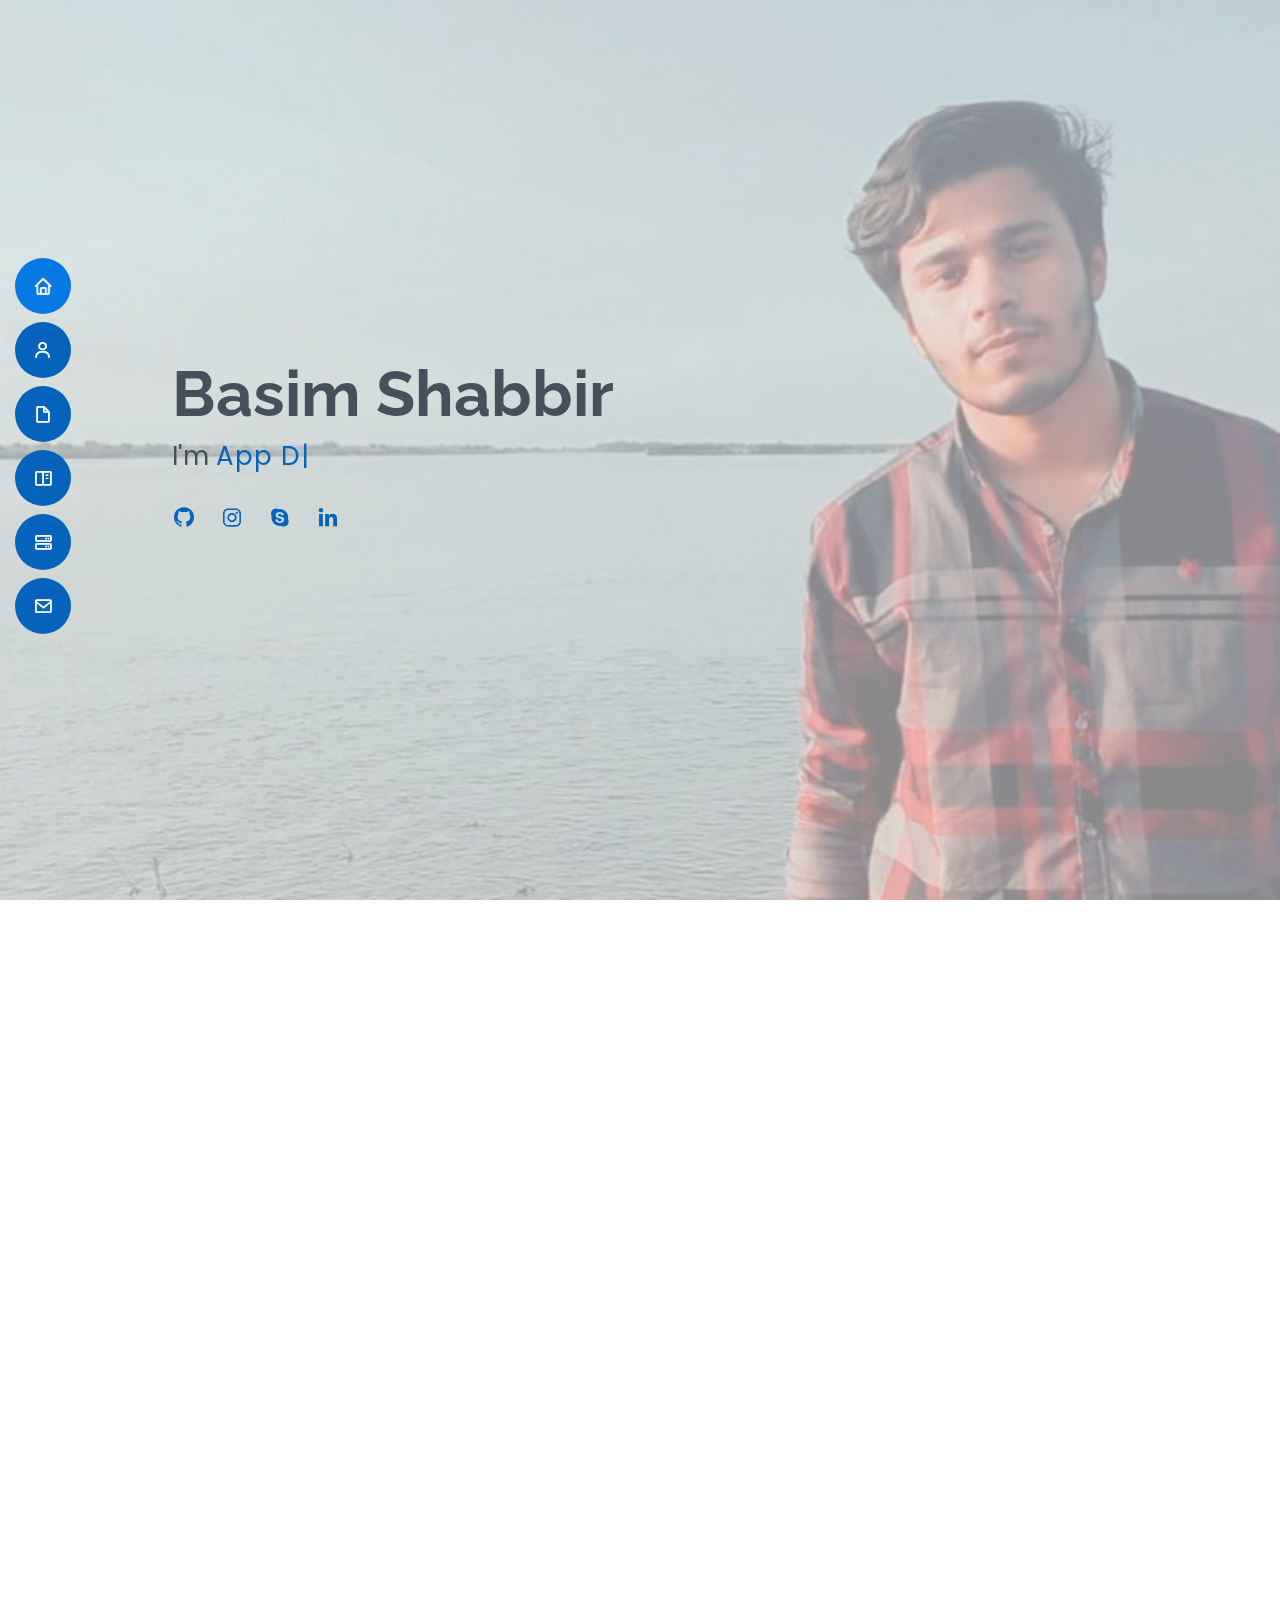
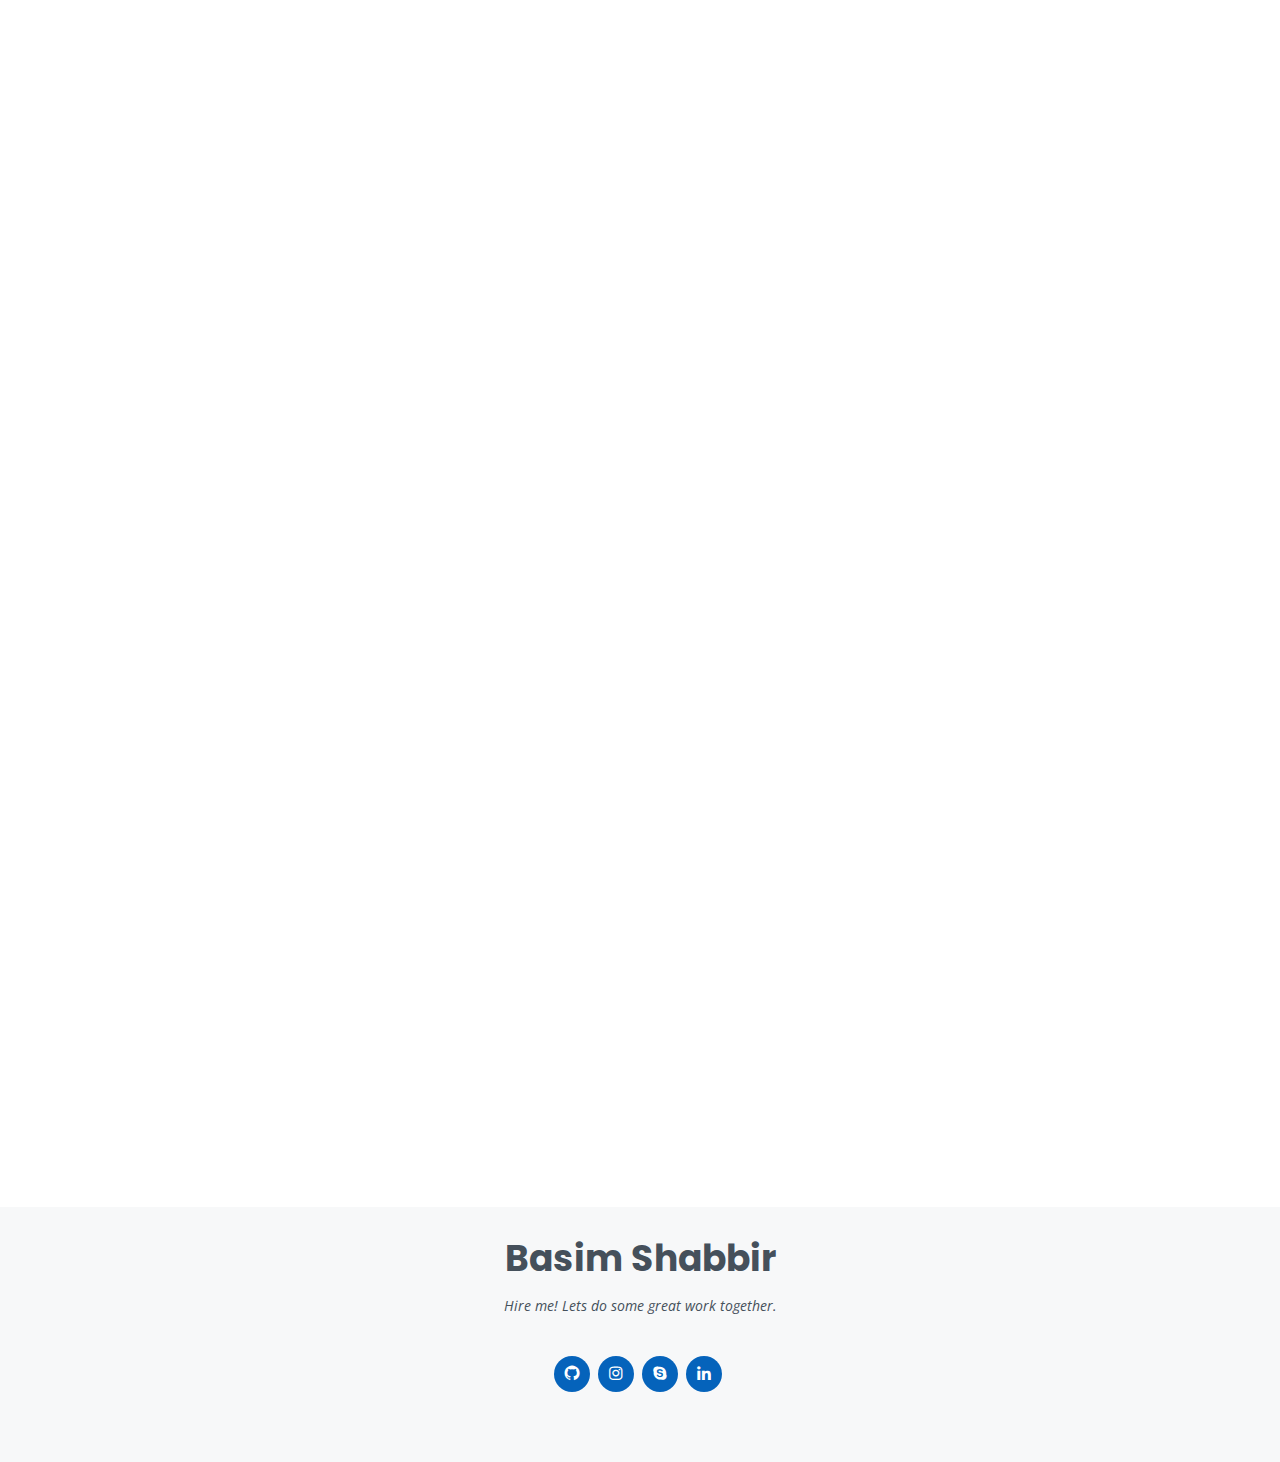
<file: index.html>
<!DOCTYPE html>
<html lang="en">
  <head>
    <meta charset="utf-8" />
    <meta content="width=device-width, initial-scale=1.0" name="viewport" />

    <title>Basim'sResume</title>
    <meta content="" name="description" />
    <meta content="" name="keywords" />

    <!-- Favicons -->
    <link href="assets/img/favicon.png" rel="icon" />
    <link href="assets/img/apple-touch-icon.png" rel="apple-touch-icon" />

    <!-- Google Fonts -->
    <link
      href="https://fonts.googleapis.com/css?family=Open+Sans:300,300i,400,400i,600,600i,700,700i|Raleway:300,300i,400,400i,500,500i,600,600i,700,700i|Poppins:300,300i,400,400i,500,500i,600,600i,700,700i"
      rel="stylesheet" />

    <!-- Vendor CSS Files -->
    <link href="assets/vendor/aos/aos.css" rel="stylesheet" />
    <link
      href="assets/vendor/bootstrap/css/bootstrap.min.css"
      rel="stylesheet" />
    <link
      href="assets/vendor/bootstrap-icons/bootstrap-icons.css"
      rel="stylesheet" />
    <link href="assets/vendor/boxicons/css/boxicons.min.css" rel="stylesheet" />
    <link
      href="assets/vendor/glightbox/css/glightbox.min.css"
      rel="stylesheet" />
    <link href="assets/vendor/swiper/swiper-bundle.min.css" rel="stylesheet" />

    <!-- Template Main CSS File -->
    <link href="assets/css/style.css" rel="stylesheet" />
  </head>

  <body>
    <!-- ======= Mobile nav toggle button ======= -->
    <!-- <button type="button" class="mobile-nav-toggle d-xl-none"><i class="bi bi-list mobile-nav-toggle"></i></button> -->
    <i class="bi bi-list mobile-nav-toggle d-lg-none"></i>
    <!-- ======= Header ======= -->
    <header id="header" class="d-flex flex-column justify-content-center">
      <nav id="navbar" class="navbar nav-menu">
        <ul>
          <li>
            <a href="#hero" class="nav-link scrollto active"
              ><i class="bx bx-home"></i> <span>Home</span></a
            >
          </li>
          <li>
            <a href="#about" class="nav-link scrollto"
              ><i class="bx bx-user"></i> <span>About</span></a
            >
          </li>
          <li>
            <a href="#resume" class="nav-link scrollto"
              ><i class="bx bx-file-blank"></i> <span>Resume</span></a
            >
          </li>
          <li>
            <a href="#portfolio" class="nav-link scrollto"
              ><i class="bx bx-book-content"></i> <span>Portfolio</span></a
            >
          </li>
          <li>
            <a href="#services" class="nav-link scrollto"
              ><i class="bx bx-server"></i> <span>Services</span></a
            >
          </li>
          <li>
            <a href="#contact" class="nav-link scrollto"
              ><i class="bx bx-envelope"></i> <span>Contact</span></a
            >
          </li>
        </ul>
      </nav>
      <!-- .nav-menu -->
    </header>
    <!-- End Header -->

    <!-- ======= Hero Section ======= -->
    <section id="hero" class="d-flex flex-column justify-content-center">
      <div class="container" data-aos="zoom-in" data-aos-delay="100">
        <h1>Basim Shabbir</h1>
        <p>
          I'm
          <span
            class="typed"
            data-typed-items="App Developer., Freelancer.,React Native Expert.,"></span>
        </p>
        <div class="social-links">
          <!-- <a href="#" class="twitter"><i class="bx bxl-twitter"></i></a> -->
          <a href="https://github.com/Basim47" class="github"
            ><i class="bx bxl-github"></i
          ></a>
          <a
            href="https://www.instagram.com/_chaudharybasim?igsh=MTg5ZG82Mnp0OXNjdQ=="
            class="instagram"
            ><i class="bx bxl-instagram"></i
          ></a>
          <a
            href="https://join.skype.com/invite/sbR5dydiELwm"
            class="google-plus"
            ><i class="bx bxl-skype"></i
          ></a>
          <a
            href="https://www.linkedin.com/in/basim-shabbir-497a202b7?utm_source=share&utm_campaign=share_via&utm_content=profile&utm_medium=android_app"
            class="linkedin"
            ><i class="bx bxl-linkedin"></i
          ></a>
        </div>
      </div>
    </section>
    <!-- End Hero -->

    <main id="main">
      <!-- ======= About Section ======= -->
      <section id="about" class="about">
        <div class="container" data-aos="fade-up">
          <div class="section-title">
            <h2>About</h2>
            <p>
              I pursued an associate's degree in computer science at Concordia
              College, where I learned the fundamentals of programming, data
              structures, algorithms, and software engineering. I have a passion
              for mobile app development, and I am always eager to learn new
              skills and technologies that can help me improve my app
              development skills. My goal is to become a proficient and
              professional mobile app developer, who can create innovative and
              user-friendly mobile applications that solve real-world problems
              and meet customer needs.
            </p>
          </div>

          <div class="row">
            <div class="col-lg-4">
              <img src="assets/img/profile-img.jpg" class="img-fluid" alt="" />
            </div>
            <div class="col-lg-8 pt-4 pt-lg-0 content">
              <h3>Android App Developer &amp; Freelancer.</h3>
              <p class="fst-italic">
                Passionate Android App Developer, using
                React-Native,JavaScript,Redux,and AndroidStudio to build all
                aspects of user experience and user interface for client-facing
                landing screens.
              </p>
              <div class="row">
                <div class="col-lg-6">
                  <ul>
                    <li>
                      <i class="bi bi-chevron-right"></i>
                      <strong>Birthday:</strong> <span>7 Nov 2002</span>
                    </li>
                    <li>
                      <i class="bi bi-chevron-right"></i>
                      <strong>Email:</strong> <span>mbasim465@gmail.com</span>
                    </li>
                    <li>
                      <i class="bi bi-chevron-right"></i>
                      <strong>Phone:</strong> <span>+92 310 6039097</span>
                    </li>
                    <li>
                      <i class="bi bi-chevron-right"></i>
                      <strong>City:</strong>
                      <span>Rahim Yar Khan, Pakistan</span>
                    </li>
                  </ul>
                </div>
                <div class="col-lg-6">
                  <ul>
                    <li>
                      <i class="bi bi-chevron-right"></i> <strong>Age:</strong>
                      <span>21</span>
                    </li>
                    <li>
                      <i class="bi bi-chevron-right"></i>
                      <strong>Degree:</strong> <span>ADCS</span>
                    </li>
                    <!-- <li><i class="bi bi-chevron-right"></i> <strong>PhEmailone:</strong> <span>email@example.com</span></li>  -->
                    <li>
                      <i class="bi bi-chevron-right"></i>
                      <strong>Freelance:</strong> <span>Available</span>
                    </li>
                  </ul>
                </div>
              </div>
              <p>
                As a React Native Developer at VirtueNetz Limited, I create and
                maintain mobile applications for various clients, using
                JavaScript, TypeScript, and React Native. I work with a team of
                experienced developers and designers, and I contribute to the
                app development process from design to deployment. I have been
                involved in several projects, such as building a social media
                app, an e-commerce app, and a fitness app, using React Native
                and TypeScript. I have also learned how to use tools and
                frameworks such as Firebase, Expo, and React Navigation, to
                enhance the app functionality and user experience.
              </p>
            </div>
          </div>
        </div>
      </section>
      <!-- End About Section -->

      <!-- ======= Facts Section ======= -->
      <!-- <section id="facts" class="facts">
        <div class="container" data-aos="fade-up">
          <div class="section-title">
            <h2>Facts</h2>
            <p>
              Magnam dolores commodi suscipit. Necessitatibus eius consequatur
              ex aliquid fuga eum quidem. Sit sint consectetur velit. Quisquam
              quos quisquam cupiditate. Et nemo qui impedit suscipit alias ea.
              Quia fugiat sit in iste officiis commodi quidem hic quas.
            </p>
          </div>

          <div class="row">
            <div class="col-lg-3 col-md-6">
              <div class="count-box">
                <i class="bi bi-emoji-smile"></i>
                <span
                  data-purecounter-start="0"
                  data-purecounter-end="232"
                  data-purecounter-duration="1"
                  class="purecounter"></span>
                <p>Happy Clients</p>
              </div>
            </div>

            <div class="col-lg-3 col-md-6 mt-5 mt-md-0">
              <div class="count-box">
                <i class="bi bi-journal-richtext"></i>
                <span
                  data-purecounter-start="0"
                  data-purecounter-end="521"
                  data-purecounter-duration="1"
                  class="purecounter"></span>
                <p>Projects</p>
              </div>
            </div>

            <div class="col-lg-3 col-md-6 mt-5 mt-lg-0">
              <div class="count-box">
                <i class="bi bi-headset"></i>
                <span
                  data-purecounter-start="0"
                  data-purecounter-end="1463"
                  data-purecounter-duration="1"
                  class="purecounter"></span>
                <p>Hours Of Support</p>
              </div>
            </div>

            <div class="col-lg-3 col-md-6 mt-5 mt-lg-0">
              <div class="count-box">
                <i class="bi bi-award"></i>
                <span
                  data-purecounter-start="0"
                  data-purecounter-end="25"
                  data-purecounter-duration="1"
                  class="purecounter"></span>
                <p>Awards</p>
              </div>
            </div>
          </div>
        </div>
      </section> -->
      <!-- End Facts Section -->

      <!-- ======= Skills Section ======= -->
      <section id="skills" class="skills section-bg">
        <div class="container" data-aos="fade-up">
          <div class="section-title">
            <h2>Skills</h2>
            <p>
              During development i learned these skills and seeking to learn
              more about them. Currntly im woorking on mobile app development
              using react-native framework.
            </p>
          </div>

          <div class="row skills-content">
            <div class="col-lg-6">
              <div class="progress">
                <span class="skill">HTML <i class="val">90%</i></span>
                <div class="progress-bar-wrap">
                  <div
                    class="progress-bar"
                    role="progressbar"
                    aria-valuenow="100"
                    aria-valuemin="0"
                    aria-valuemax="100"></div>
                </div>
              </div>

              <div class="progress">
                <span class="skill">CSS <i class="val">80%</i></span>
                <div class="progress-bar-wrap">
                  <div
                    class="progress-bar"
                    role="progressbar"
                    aria-valuenow="80"
                    aria-valuemin="0"
                    aria-valuemax="100"></div>
                </div>
              </div>

              <div class="progress">
                <span class="skill">JavaScript <i class="val">80%</i></span>
                <div class="progress-bar-wrap">
                  <div
                    class="progress-bar"
                    role="progressbar"
                    aria-valuenow="65"
                    aria-valuemin="0"
                    aria-valuemax="100"></div>
                </div>
              </div>
            </div>

            <div class="col-lg-6">
              <div class="progress">
                <span class="skill">React-Native<i class="val">80%</i></span>
                <div class="progress-bar-wrap">
                  <div
                    class="progress-bar"
                    role="progressbar"
                    aria-valuenow="80"
                    aria-valuemin="0"
                    aria-valuemax="100"></div>
                </div>
              </div>

              <div class="progress">
                <span class="skill">Redux<i class="val">85%</i></span>
                <div class="progress-bar-wrap">
                  <div
                    class="progress-bar"
                    role="progressbar"
                    aria-valuenow="90"
                    aria-valuemin="0"
                    aria-valuemax="100"></div>
                </div>
              </div>

              <div class="progress">
                <span class="skill">Firebase<i class="val">75%</i></span>
                <div class="progress-bar-wrap">
                  <div
                    class="progress-bar"
                    role="progressbar"
                    aria-valuenow="55"
                    aria-valuemin="0"
                    aria-valuemax="100"></div>
                </div>
              </div>
            </div>
          </div>
        </div>
      </section>
      <!-- End Skills Section -->

      <!-- ======= Resume Section ======= -->
      <section id="resume" class="resume">
        <div class="container" data-aos="fade-up">
          <div class="section-title">
            <h2>Resume</h2>
            <!-- <p>
              Magnam dolores commodi suscipit. Necessitatibus eius consequatur
              ex aliquid fuga eum quidem. Sit sint consectetur velit. Quisquam
              quos quisquam cupiditate. Et nemo qui impedit suscipit alias ea.
              Quia fugiat sit in iste officiis commodi quidem hic quas.
            </p> -->
          </div>

          <div class="row">
            <div class="col-lg-6">
              <h3 class="resume-title">Sumary</h3>
              <div class="resume-item pb-0">
                <h4>Basim Shabbir</h4>
                <p>
                  <em
                    >Innovative and deadline-driven App Developer with 1.5+
                    years of experience designing and developing user-centered
                    digital/print marketing material from initial concept to
                    final, polished deliverable.</em
                  >
                </p>
                <ul>
                  <li>Gulshan-e-Usman, Rahim Yar Khan, Pakistan</li>
                  <li>+92 310 6039097</li>
                  <li>mbasim465@gmail.com</li>
                </ul>
              </div>

              <h3 class="resume-title">Education</h3>
              <div class="resume-item">
                <h4>Matriculation in Science</h4>
                <h5>2017 - 2019</h5>
                <p><em>Army Public School, R.Y.K, Pakistan</em></p>
                <p>
                  Have done matric from Army Public School, Rahim Yar Khan with
                  A+ Grade. Where i learned basic level science and mathematics.
                </p>
              </div>
              <div class="resume-item">
                <h4>Intermediate in Pre Engineering</h4>
                <h5>2019 - 2021</h5>
                <p><em>Oxbridge College, R.Y.K, Pakistan</em></p>
                <p>
                  Have done inter from Oxbridge College, Rahim Yar Khan with A
                  Grade. Where i learned advanced level of science and
                  mathematics.
                </p>
              </div>
              <div class="resume-item">
                <h4>Assosiate Degree in Computer Science</h4>
                <h5>2021 - 2023</h5>
                <p><em>Concordia College,Beacon House, R.Y.K, Pakistan</em></p>
                <p>
                  Have done ADCS from Concordia College, Rahim Yar Khan with
                  3.67 CGPA out of 4 afiliated from Islamia University
                  BahawalPur. Where i learned the fundamentals of programming,
                  data structures, algorithms, and software engineering.
                </p>
              </div>
            </div>
            <div class="col-lg-6">
              <h3 class="resume-title">Professional Experience</h3>
              <div class="resume-item">
                <h4>Mobile App Dev. Trainee</h4>
                <h5>2023</h5>
                <p><em>Oracians, R.Y.K, Pakistan </em></p>
                <ul>
                  <li>
                    Learned the development, and implementation of the app,
                    layout, and production communication materials
                  </li>
                  <li>
                    Completes tasks with the 3 members of the dev. team and
                    provide counsel on all aspects of the project.
                  </li>
                </ul>
              </div>
              <div class="resume-item">
                <h4>Mobile App Dev. Intern</h4>
                <h5>2023 - 2024</h5>
                <p><em>VirtueNetz, R.Y.K, Pakistan</em></p>
                <ul>
                  <li>
                    Developed numerous programs (logos, brochures,infographics,
                    presentations, and advertisements).
                  </li>
                  <li>Managed up to 3 projects or tasks at a given time.</li>
                  <li>
                    Recommended and consulted with clients on the most
                    appropriate app design.
                  </li>
                  <!-- <li>
                    Created 4+ programs presentations and proposals a month for
                    clients and account managers
                  </li> -->
                </ul>
              </div>
            </div>
          </div>
        </div>
      </section>
      <!-- End Resume Section -->

      <!-- ======= Portfolio Section ======= -->
      <section id="portfolio" class="portfolio section-bg">
        <div class="container" data-aos="fade-up">
          <div class="section-title">
            <h2>Portfolio</h2>
            <p>
              These are some of my projects related to web and mobile
              applications that i worked on.
            </p>
          </div>

          <div class="row">
            <div
              class="col-lg-12 d-flex justify-content-center"
              data-aos="fade-up"
              data-aos-delay="100">
              <ul id="portfolio-flters">
                <li data-filter="*" class="filter-active">All</li>
                <li data-filter=".filter-app">App</li>
                <!-- <li data-filter=".filter-card">Card</li> -->
                <li data-filter=".filter-web">Web</li>
              </ul>
            </div>
          </div>

          <div
            class="row portfolio-container"
            data-aos="fade-up"
            data-aos-delay="200">
            <div class="col-lg-4 col-md-6 portfolio-item filter-app">
              <div class="portfolio-wrap">
                <img
                  src="assets/img/portfolio/portfolio-1.png"
                  class="img-fluid"
                  alt="" />
                <div class="portfolio-info">
                  <h4>LoadMate</h4>
                  <p>App</p>
                  <div class="portfolio-links">
                    <a
                      href="assets/img/portfolio/portfolio-1.png"
                      data-gallery="portfolioGallery"
                      class="portfolio-lightbox"
                      title="LoadMate"
                      ><i class="bx bx-plus"></i
                    ></a>
                    <a
                      href="portfolio-details.html"
                      class="portfolio-details-lightbox"
                      data-glightbox="type: external"
                      title="Portfolio Details"
                      ><i class="bx bx-link"></i
                    ></a>
                  </div>
                </div>
              </div>
            </div>

            <div class="col-lg-4 col-md-6 portfolio-item filter-web">
              <div class="portfolio-wrap">
                <img
                  src="assets/img/portfolio/portfolio-4.png"
                  class="img-fluid"
                  alt="" />
                <div class="portfolio-info">
                  <h4>Digital Clock</h4>
                  <p>Web</p>
                  <div class="portfolio-links">
                    <a
                      href="assets/img/portfolio/portfolio-4.png"
                      data-gallery="portfolioGallery"
                      class="portfolio-lightbox"
                      title="Digital Clock"
                      ><i class="bx bx-plus"></i
                    ></a>
                    <a
                      href="portfolio-details1.html"
                      class="portfolio-details-lightbox"
                      data-glightbox="type: external"
                      title="Portfolio Details"
                      ><i class="bx bx-link"></i
                    ></a>
                  </div>
                </div>
              </div>
            </div>

            <div class="col-lg-4 col-md-6 portfolio-item filter-app">
              <div class="portfolio-wrap">
                <img
                  src="assets/img/portfolio/portfolio-2.png"
                  class="img-fluid"
                  alt="" />
                <div class="portfolio-info">
                  <h4>AR Furniture</h4>
                  <p>App</p>
                  <div class="portfolio-links">
                    <a
                      href="assets/img/portfolio/portfolio-2.png"
                      data-gallery="portfolioGallery"
                      class="portfolio-lightbox"
                      title="AR Furniture"
                      ><i class="bx bx-plus"></i
                    ></a>
                    <a
                      href="portfolio-details2.html"
                      class="portfolio-details-lightbox"
                      data-glightbox="type: external"
                      title="Portfolio Details"
                      ><i class="bx bx-link"></i
                    ></a>
                  </div>
                </div>
              </div>
            </div>

            <div class="col-lg-4 col-md-6 portfolio-item filter-web">
              <div class="portfolio-wrap">
                <img
                  src="assets/img/portfolio/portfolio-5.png"
                  class="img-fluid"
                  alt="" />
                <div class="portfolio-info">
                  <h4>Adventure WebPage</h4>
                  <p>Web</p>
                  <div class="portfolio-links">
                    <a
                      href="assets/img/portfolio/portfolio-5.png"
                      data-gallery="portfolioGallery"
                      class="portfolio-lightbox"
                      title="Adventure Web"
                      ><i class="bx bx-plus"></i
                    ></a>
                    <a
                      href="portfolio-details4.html"
                      class="portfolio-details-lightbox"
                      data-glightbox="type: external"
                      title="Portfolio Details"
                      ><i class="bx bx-link"></i
                    ></a>
                  </div>
                </div>
              </div>
            </div>

            <!-- <div class="col-lg-4 col-md-6 portfolio-item filter-app">
              <div class="portfolio-wrap">
                <img
                  src="assets/img/portfolio/portfolio-3.jpg"
                  class="img-fluid"
                  alt="" />
                <div class="portfolio-info">
                  <h4>TIC TAC TOE</h4>
                  <p>APP</p>
                  <div class="portfolio-links">
                    <a
                      href="assets/img/portfolio/portfolio-3.jpg"
                      data-gallery="portfolioGallery"
                      class="portfolio-lightbox"
                      title="TIC TAC TOE"
                      ><i class="bx bx-plus"></i
                    ></a>
                    <a
                      href="portfolio-details3.html"
                      class="portfolio-details-lightbox"
                      data-glightbox="type: external"
                      title="Portfolio Details"
                      ><i class="bx bx-link"></i
                    ></a>
                  </div>
                </div>
              </div>
            </div> -->

            <div class="col-lg-4 col-md-6 portfolio-item filter-app">
              <div class="portfolio-wrap">
                <img
                  src="assets/img/portfolio/portfolio-3.png"
                  class="img-fluid"
                  alt="" />
                <div class="portfolio-info">
                  <h4>TIC TAC TOE</h4>
                  <p>App</p>
                  <div class="portfolio-links">
                    <a
                      href="assets/img/portfolio/portfolio-3.png"
                      data-gallery="portfolioGallery"
                      class="portfolio-lightbox"
                      title="TIC TAC TOE"
                      ><i class="bx bx-plus"></i
                    ></a>
                    <a
                      href="portfolio-details3.html"
                      class="portfolio-details-lightbox"
                      data-glightbox="type: external"
                      title="Portfolio Details"
                      ><i class="bx bx-link"></i
                    ></a>
                  </div>
                </div>
              </div>
            </div>

            <!-- <div class="col-lg-4 col-md-6 portfolio-item filter-card">
              <div class="portfolio-wrap">
                <img
                  src="assets/img/portfolio/portfolio-7.jpg"
                  class="img-fluid"
                  alt="" />
                <div class="portfolio-info">
                  <h4>Card 1</h4>
                  <p>Card</p>
                  <div class="portfolio-links">
                    <a
                      href="assets/img/portfolio/portfolio-7.jpg"
                      data-gallery="portfolioGallery"
                      class="portfolio-lightbox"
                      title="Card 1"
                      ><i class="bx bx-plus"></i
                    ></a>
                    <a
                      href="portfolio-details.html"
                      class="portfolio-details-lightbox"
                      data-glightbox="type: external"
                      title="Portfolio Details"
                      ><i class="bx bx-link"></i
                    ></a>
                  </div>
                </div>
              </div>
            </div> -->

            <!-- <div class="col-lg-4 col-md-6 portfolio-item filter-card">
              <div class="portfolio-wrap">
                <img
                  src="assets/img/portfolio/portfolio-8.jpg"
                  class="img-fluid"
                  alt="" />
                <div class="portfolio-info">
                  <h4>Card 3</h4>
                  <p>Card</p>
                  <div class="portfolio-links">
                    <a
                      href="assets/img/portfolio/portfolio-8.jpg"
                      data-gallery="portfolioGallery"
                      class="portfolio-lightbox"
                      title="Card 3"
                      ><i class="bx bx-plus"></i
                    ></a>
                    <a
                      href="portfolio-details.html"
                      class="portfolio-details-lightbox"
                      data-glightbox="type: external"
                      title="Portfolio Details"
                      ><i class="bx bx-link"></i
                    ></a>
                  </div>
                </div>
              </div>
            </div> -->

            <!-- <div class="col-lg-4 col-md-6 portfolio-item filter-web">
              <div class="portfolio-wrap">
                <img
                  src="assets/img/portfolio/portfolio-9.jpg"
                  class="img-fluid"
                  alt="" />
                <div class="portfolio-info">
                  <h4>Web 3</h4>
                  <p>Web</p>
                  <div class="portfolio-links">
                    <a
                      href="assets/img/portfolio/portfolio-9.jpg"
                      data-gallery="portfolioGallery"
                      class="portfolio-lightbox"
                      title="Web 3"
                      ><i class="bx bx-plus"></i
                    ></a>
                    <a
                      href="portfolio-details.html"
                      class="portfolio-details-lightbox"
                      data-glightbox="type: external"
                      title="Portfolio Details"
                      ><i class="bx bx-link"></i
                    ></a>
                  </div>
                </div>
              </div>
            </div> -->
          </div>
        </div>
      </section>
      <!-- End Portfolio Section -->

      <!-- ======= Services Section ======= -->
      <section id="services" class="services">
        <div class="container" data-aos="fade-up">
          <div class="section-title">
            <h2>Services</h2>
            <p>
              Im currntly active in these services and willing to work with
              clients. I know React-Native i depth can develop apps in
              JavaScript and TypeScript.
            </p>
          </div>

          <div class="row">
            <!-- <div
              class="col-lg-4 col-md-6 d-flex align-items-stretch"
              data-aos="zoom-in"
              data-aos-delay="100">
              <div class="icon-box iconbox-blue">
                <div class="icon">
                  <svg
                    width="100"
                    height="100"
                    viewBox="0 0 600 600"
                    xmlns="http://www.w3.org/2000/svg">
                    <path
                      stroke="none"
                      stroke-width="0"
                      fill="#f5f5f5"
                      d="M300,521.0016835830174C376.1290562159157,517.8887921683347,466.0731472004068,529.7835943286574,510.70327084640275,468.03025145048787C554.3714126377745,407.6079735673963,508.03601936045806,328.9844924480964,491.2728898941984,256.3432110539036C474.5976632858925,184.082847569629,479.9380746630129,96.60480741107993,416.23090153303,58.64404602377083C348.86323505073057,18.502131276798302,261.93793281208167,40.57373210992963,193.5410806939664,78.93577620505333C130.42746243093433,114.334589627462,98.30271207620316,179.96522072025542,76.75703585869454,249.04625023123273C51.97151888228291,328.5150500222984,13.704378332031375,421.85034740162234,66.52175969318436,486.19268352777647C119.04800174914682,550.1803526380478,217.28368757567262,524.383925680826,300,521.0016835830174"></path>
                  </svg>
                  <i class="bx bxl-dribbble"></i>
                </div>
                <h4><a href="">Games</a></h4>
                <p>
                  For
                </p>
              </div>
            </div> -->

            <div
              class="col-lg-4 col-md-6 d-flex align-items-stretch mt-4 mt-md-0"
              data-aos="zoom-in"
              data-aos-delay="200">
              <div class="icon-box iconbox-orange">
                <div class="icon">
                  <svg
                    width="100"
                    height="100"
                    viewBox="0 0 600 600"
                    xmlns="http://www.w3.org/2000/svg">
                    <path
                      stroke="none"
                      stroke-width="0"
                      fill="#f5f5f5"
                      d="M300,582.0697525312426C382.5290701553225,586.8405444964366,449.9789794690241,525.3245884688669,502.5850820975895,461.55621195738473C556.606425686781,396.0723002908107,615.8543463187945,314.28637112970534,586.6730223649479,234.56875336149918C558.9533121215079,158.8439757836574,454.9685369536778,164.00468322053177,381.49747125262974,130.76875717737553C312.15926192815925,99.40240125094834,248.97055460311594,18.661163978235184,179.8680185752513,50.54337015887873C110.5421016452524,82.52863877960104,119.82277516462835,180.83849132639028,109.12597500060166,256.43424936330496C100.08760227029461,320.3096726198365,92.17705696193138,384.0621239912766,124.79988738764834,439.7174275375508C164.83382741302287,508.01625554203684,220.96474134820875,577.5009287672846,300,582.0697525312426"></path>
                  </svg>
                  <i class="bx bx-file"></i>
                </div>
                <h4><a href="">Web Designs</a></h4>
                <p>Willing to work with clients on React Website / WebPages.</p>
              </div>
            </div>

            <div
              class="col-lg-4 col-md-6 d-flex align-items-stretch mt-4 mt-lg-0"
              data-aos="zoom-in"
              data-aos-delay="300">
              <div class="icon-box iconbox-pink">
                <div class="icon">
                  <svg
                    width="100"
                    height="100"
                    viewBox="0 0 600 600"
                    xmlns="http://www.w3.org/2000/svg">
                    <path
                      stroke="none"
                      stroke-width="0"
                      fill="#f5f5f5"
                      d="M300,582.0697525312426C382.5290701553225,586.8405444964366,449.9789794690241,525.3245884688669,502.5850820975895,461.55621195738473C556.606425686781,396.0723002908107,615.8543463187945,314.28637112970534,586.6730223649479,234.56875336149918C558.9533121215079,158.8439757836574,454.9685369536778,164.00468322053177,381.49747125262974,130.76875717737553C312.15926192815925,99.40240125094834,248.97055460311594,18.661163978235184,179.8680185752513,50.54337015887873C110.5421016452524,82.52863877960104,119.82277516462835,180.83849132639028,109.12597500060166,256.43424936330496C100.08760227029461,320.3096726198365,92.17705696193138,384.0621239912766,124.79988738764834,439.7174275375508C164.83382741302287,508.01625554203684,220.96474134820875,577.5009287672846,300,582.0697525312426"></path>
                  </svg>
                  <i class="bx bx-file"></i>
                </div>
                <h4><a href="">Android App</a></h4>
                <p>
                  Willing to work with clients on React Native Android Apps.
                </p>
              </div>
            </div>

            <!-- <div
              class="col-lg-4 col-md-6 d-flex align-items-stretch mt-4"
              data-aos="zoom-in"
              data-aos-delay="100">
              <div class="icon-box iconbox-yellow">
                <div class="icon">
                  <svg
                    width="100"
                    height="100"
                    viewBox="0 0 600 600"
                    xmlns="http://www.w3.org/2000/svg">
                    <path
                      stroke="none"
                      stroke-width="0"
                      fill="#f5f5f5"
                      d="M300,503.46388370962813C374.79870501325706,506.71871716319447,464.8034551963731,527.1746412648533,510.4981551193396,467.86667711651364C555.9287308511215,408.9015244558933,512.6030010748507,327.5744911775523,490.211057578863,256.5855673507754C471.097692560561,195.9906835881958,447.69079081568157,138.11976852964426,395.19560036434837,102.3242989838813C329.3053358748298,57.3949838291264,248.02791733380457,8.279543830951368,175.87071277845988,42.242879143198664C103.41431057327972,76.34704239035025,93.79494320519305,170.9812938413882,81.28167332365135,250.07896920659033C70.17666984294237,320.27484674793965,64.84698225790005,396.69656628748305,111.28512138212992,450.4950937839243C156.20124167950087,502.5303643271138,231.32542653798444,500.4755392045468,300,503.46388370962813"></path>
                  </svg>
                  <i class="bx bx-layer"></i>
                </div>
                <h4><a href="">SEO</a></h4>
                <p>
                  At vero eos et accusamus et iusto odio dignissimos ducimus qui
                  blanditiis
                </p>
              </div>
            </div>

            <div
              class="col-lg-4 col-md-6 d-flex align-items-stretch mt-4"
              data-aos="zoom-in"
              data-aos-delay="200">
              <div class="icon-box iconbox-red">
                <div class="icon">
                  <svg
                    width="100"
                    height="100"
                    viewBox="0 0 600 600"
                    xmlns="http://www.w3.org/2000/svg">
                    <path
                      stroke="none"
                      stroke-width="0"
                      fill="#f5f5f5"
                      d="M300,532.3542879108572C369.38199826031484,532.3153073249985,429.10787420159085,491.63046689027357,474.5244479745417,439.17860296908856C522.8885846962883,383.3225815378663,569.1668002868075,314.3205725914397,550.7432151929288,242.7694973846089C532.6665558377875,172.5657663291529,456.2379748765914,142.6223662098291,390.3689995646985,112.34683881706744C326.66090330228417,83.06452184765237,258.84405631176094,53.51806209861945,193.32584062364296,78.48882559362697C121.61183558270385,105.82097193414197,62.805066853699245,167.19869350419734,48.57481801355237,242.6138429142374C34.843463184063346,315.3850353017275,76.69343916112496,383.4422959591041,125.22947124332185,439.3748458443577C170.7312796277747,491.8107796887764,230.57421082200815,532.3932930995766,300,532.3542879108572"></path>
                  </svg>
                  <i class="bx bx-slideshow"></i>
                </div>
                <h4><a href="">Editing</a></h4>
                <p>
                  Quis consequatur saepe eligendi voluptatem consequatur dolor
                  consequuntur
                </p>
              </div>
            </div> -->

            <div
              class="col-lg-4 col-md-6 d-flex align-items-stretch mt-4 mt-lg-0"
              data-aos="zoom-in"
              data-aos-delay="300">
              <div class="icon-box iconbox-teal">
                <div class="icon">
                  <svg
                    width="100"
                    height="100"
                    viewBox="0 0 600 600"
                    xmlns="http://www.w3.org/2000/svg">
                    <path
                      stroke="none"
                      stroke-width="0"
                      fill="#f5f5f5"
                      d="M300,566.797414625762C385.7384707136149,576.1784315230908,478.7894351017131,552.8928747891023,531.9192734346935,484.94944893311C584.6109503024035,417.5663521118492,582.489472248146,322.67544863468447,553.9536738515405,242.03673114598146C529.1557734026468,171.96086150256528,465.24506316201064,127.66468636344209,395.9583748389544,100.7403814666027C334.2173773831606,76.7482773500951,269.4350130405921,84.62216499799875,207.1952322260088,107.2889140133804C132.92018162631612,134.33871894543012,41.79353780512637,160.00259165414826,22.644507872594943,236.69541883565114C3.319112789854554,314.0945973066697,72.72355303640163,379.243833228382,124.04198916343866,440.3218312028393C172.9286146004772,498.5055451809895,224.45579914871206,558.5317968840102,300,566.797414625762"></path>
                  </svg>
                  <i class="bx bx-arch"></i>
                </div>
                <h4><a href="">Travel</a></h4>
                <p>
                  Interested in traveling around the world! Would like to join
                  people around the world.
                </p>
              </div>
            </div>
          </div>
        </div>
      </section>
      <!-- End Services Section -->

      <!-- ======= Testimonials Section ======= -->
      <!-- <section id="testimonials" class="testimonials section-bg">
        <div class="container" data-aos="fade-up">
          <div class="section-title">
            <h2>Testimonials</h2>
          </div>

          <div
            class="testimonials-slider swiper"
            data-aos="fade-up"
            data-aos-delay="100">
            <div class="swiper-wrapper">
              <div class="swiper-slide">
                <div class="testimonial-item">
                  <img
                    src="assets/img/testimonials/testimonials-1.jpg"
                    class="testimonial-img"
                    alt="" />
                  <h3>Saul Goodman</h3>
                  <h4>Ceo &amp; Founder</h4>
                  <p>
                    <i class="bx bxs-quote-alt-left quote-icon-left"></i>
                    Proin iaculis purus consequat sem cure digni ssim donec
                    porttitora entum suscipit rhoncus. Accusantium quam,
                    ultricies eget id, aliquam eget nibh et. Maecen aliquam,
                    risus at semper.
                    <i class="bx bxs-quote-alt-right quote-icon-right"></i>
                  </p>
                </div>
              </div>

              <div class="swiper-slide">
                <div class="testimonial-item">
                  <img
                    src="assets/img/testimonials/testimonials-2.jpg"
                    class="testimonial-img"
                    alt="" />
                  <h3>Sara Wilsson</h3>
                  <h4>Designer</h4>
                  <p>
                    <i class="bx bxs-quote-alt-left quote-icon-left"></i>
                    Export tempor illum tamen malis malis eram quae irure esse
                    labore quem cillum quid cillum eram malis quorum velit fore
                    eram velit sunt aliqua noster fugiat irure amet legam anim
                    culpa.
                    <i class="bx bxs-quote-alt-right quote-icon-right"></i>
                  </p>
                </div>
              </div>

              <div class="swiper-slide">
                <div class="testimonial-item">
                  <img
                    src="assets/img/testimonials/testimonials-3.jpg"
                    class="testimonial-img"
                    alt="" />
                  <h3>Jena Karlis</h3>
                  <h4>Store Owner</h4>
                  <p>
                    <i class="bx bxs-quote-alt-left quote-icon-left"></i>
                    Enim nisi quem export duis labore cillum quae magna enim
                    sint quorum nulla quem veniam duis minim tempor labore quem
                    eram duis noster aute amet eram fore quis sint minim.
                    <i class="bx bxs-quote-alt-right quote-icon-right"></i>
                  </p>
                </div>
              </div>

              <div class="swiper-slide">
                <div class="testimonial-item">
                  <img
                    src="assets/img/testimonials/testimonials-4.jpg"
                    class="testimonial-img"
                    alt="" />
                  <h3>Matt Brandon</h3>
                  <h4>Freelancer</h4>
                  <p>
                    <i class="bx bxs-quote-alt-left quote-icon-left"></i>
                    Fugiat enim eram quae cillum dolore dolor amet nulla culpa
                    multos export minim fugiat minim velit minim dolor enim duis
                    veniam ipsum anim magna sunt elit fore quem dolore labore
                    illum veniam.
                    <i class="bx bxs-quote-alt-right quote-icon-right"></i>
                  </p>
                </div>
              </div>

              <div class="swiper-slide">
                <div class="testimonial-item">
                  <img
                    src="assets/img/testimonials/testimonials-5.jpg"
                    class="testimonial-img"
                    alt="" />
                  <h3>John Larson</h3>
                  <h4>Entrepreneur</h4>
                  <p>
                    <i class="bx bxs-quote-alt-left quote-icon-left"></i>
                    Quis quorum aliqua sint quem legam fore sunt eram irure
                    aliqua veniam tempor noster veniam enim culpa labore duis
                    sunt culpa nulla illum cillum fugiat legam esse veniam culpa
                    fore nisi cillum quid.
                    <i class="bx bxs-quote-alt-right quote-icon-right"></i>
                  </p>
                </div>
              </div>
            </div>
            <div class="swiper-pagination"></div>
          </div>
        </div>
      </section> -->
      <!-- End Testimonials Section -->

      <!-- ======= Contact Section ======= -->
      <section id="contact" class="contact">
        <div class="container" data-aos="fade-up">
          <div class="section-title">
            <h2>Contact</h2>
          </div>

          <div class="row mt-1">
            <div class="col-lg-4">
              <div class="info">
                <div class="address">
                  <i class="bi bi-geo-alt"></i>
                  <h4>Location:</h4>
                  <p>16/C #1 block/W Gulshan-e-Usman, R.Y.K, Pakistan</p>
                </div>

                <div class="email">
                  <i class="bi bi-envelope"></i>
                  <h4>Email:</h4>
                  <p>mbasim465@gmail.com</p>
                </div>

                <div class="phone">
                  <i class="bi bi-phone"></i>
                  <h4>Call:</h4>
                  <p>+92 310 6039097</p>
                </div>
              </div>
            </div>

            <!-- <div class="col-lg-8 mt-5 mt-lg-0">
              <form
                action="forms/contact.php"
                method="post"
                role="form"
                class="php-email-form">
                <div class="row">
                  <div class="col-md-6 form-group">
                    <input
                      type="text"
                      name="name"
                      class="form-control"
                      id="name"
                      placeholder="Your Name"
                      required />
                  </div>
                  <div class="col-md-6 form-group mt-3 mt-md-0">
                    <input
                      type="email"
                      class="form-control"
                      name="email"
                      id="email"
                      placeholder="Your Email"
                      required />
                  </div>
                </div>
                <div class="form-group mt-3">
                  <input
                    type="text"
                    class="form-control"
                    name="subject"
                    id="subject"
                    placeholder="Subject"
                    required />
                </div>
                <div class="form-group mt-3">
                  <textarea
                    class="form-control"
                    name="message"
                    rows="5"
                    placeholder="Message"
                    required></textarea>
                </div>
                <div class="my-3">
                  <div class="loading">Loading</div>
                  <div class="error-message"></div>
                  <div class="sent-message">
                    Your message has been sent. Thank you!
                  </div>
                </div>
                <div class="text-center">
                  <button type="submit">Send Message</button>
                </div>
              </form>
            </div> -->
          </div>
        </div>
      </section>
      <!-- End Contact Section -->
    </main>
    <!-- End #main -->

    <!-- ======= Footer ======= -->
    <footer id="footer">
      <div class="container">
        <h3>Basim Shabbir</h3>
        <p>Hire me! Lets do some great work together.</p>
        <div class="social-links">
          <a href="https://github.com/Basim47" class="github"
            ><i class="bx bxl-github"></i
          ></a>
          <a
            href="https://www.instagram.com/_chaudharybasim?igsh=MTg5ZG82Mnp0OXNjdQ=="
            class="instagram"
            ><i class="bx bxl-instagram"></i
          ></a>
          <a
            href="https://join.skype.com/invite/sbR5dydiELwm"
            class="google-plus"
            ><i class="bx bxl-skype"></i
          ></a>
          <a
            href="https://www.linkedin.com/in/basim-shabbir-497a202b7?utm_source=share&utm_campaign=share_via&utm_content=profile&utm_medium=android_app"
            class="linkedin"
            ><i class="bx bxl-linkedin"></i
          ></a>
        </div>
        <!-- <div class="copyright">
          &copy; Copyright <strong><span>MyResume</span></strong
          >. All Rights Reserved
        </div>
        <div class="credits">Designed by <a href="">Basim Shabbir</a></div> -->
      </div>
    </footer>
    <!-- End Footer -->

    <div id="preloader"></div>
    <a
      href="#"
      class="back-to-top d-flex align-items-center justify-content-center"
      ><i class="bi bi-arrow-up-short"></i
    ></a>

    <!-- Vendor JS Files -->
    <script src="assets/vendor/purecounter/purecounter_vanilla.js"></script>
    <script src="assets/vendor/aos/aos.js"></script>
    <script src="assets/vendor/bootstrap/js/bootstrap.bundle.min.js"></script>
    <script src="assets/vendor/glightbox/js/glightbox.min.js"></script>
    <script src="assets/vendor/isotope-layout/isotope.pkgd.min.js"></script>
    <script src="assets/vendor/swiper/swiper-bundle.min.js"></script>
    <script src="assets/vendor/typed.js/typed.umd.js"></script>
    <script src="assets/vendor/waypoints/noframework.waypoints.js"></script>
    <script src="assets/vendor/php-email-form/validate.js"></script>

    <!-- Template Main JS File -->
    <script src="assets/js/main.js"></script>
  </body>
</html>
</file>
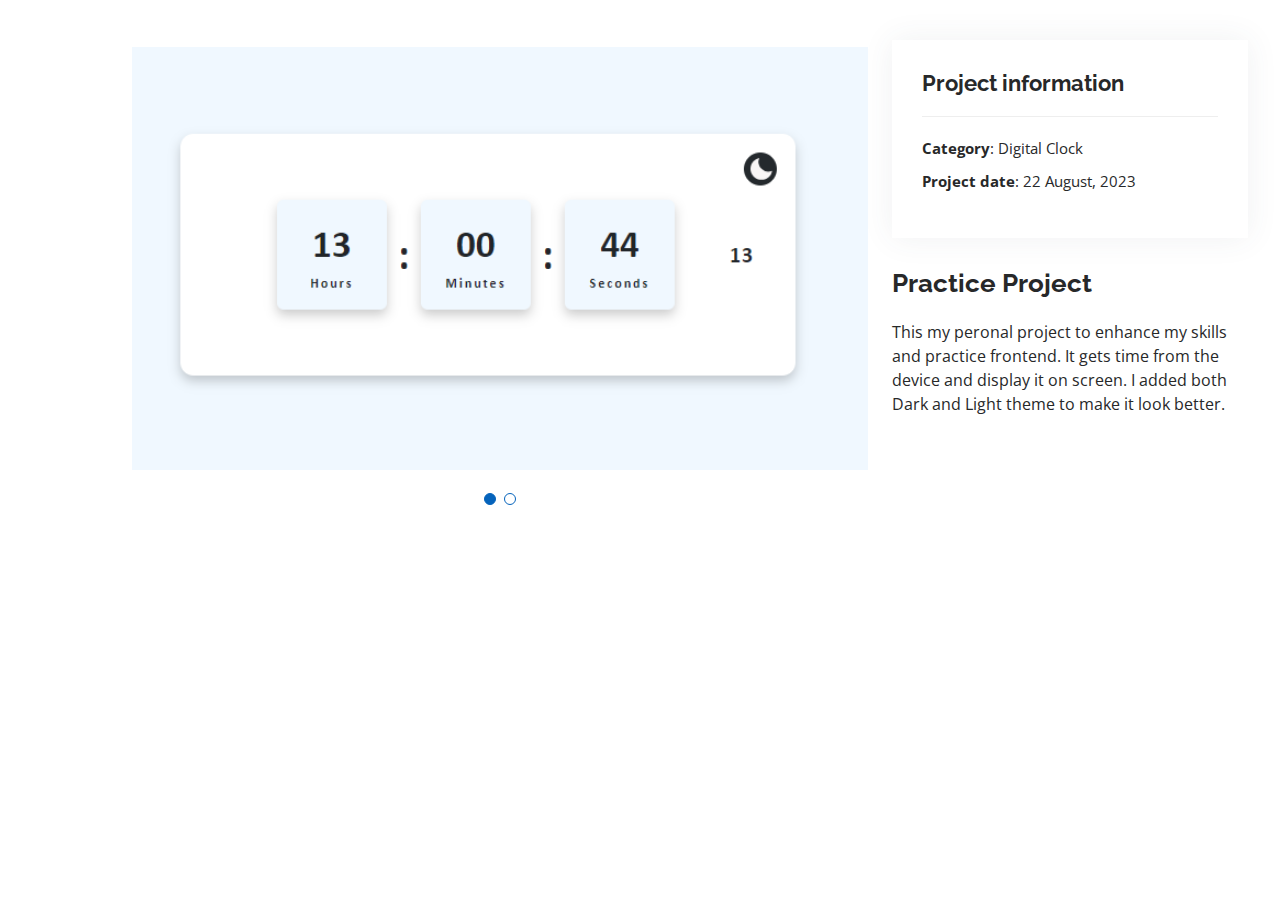
<file: portfolio-details1.html>
<!DOCTYPE html>
<html lang="en">
  <head>
    <meta charset="utf-8" />
    <meta content="width=device-width, initial-scale=1.0" name="viewport" />

    <title>Portfolio Details - Personal Bootstrap Template</title>
    <meta content="" name="description" />
    <meta content="" name="keywords" />

    <!-- Favicons -->
    <link href="assets/img/favicon.png" rel="icon" />
    <link href="assets/img/apple-touch-icon.png" rel="apple-touch-icon" />

    <!-- Google Fonts -->
    <link
      href="https://fonts.googleapis.com/css?family=Open+Sans:300,300i,400,400i,600,600i,700,700i|Raleway:300,300i,400,400i,500,500i,600,600i,700,700i|Poppins:300,300i,400,400i,500,500i,600,600i,700,700i"
      rel="stylesheet" />

    <!-- Vendor CSS Files -->
    <link href="assets/vendor/aos/aos.css" rel="stylesheet" />
    <link
      href="assets/vendor/bootstrap/css/bootstrap.min.css"
      rel="stylesheet" />
    <link
      href="assets/vendor/bootstrap-icons/bootstrap-icons.css"
      rel="stylesheet" />
    <link href="assets/vendor/boxicons/css/boxicons.min.css" rel="stylesheet" />
    <link
      href="assets/vendor/glightbox/css/glightbox.min.css"
      rel="stylesheet" />
    <link href="assets/vendor/swiper/swiper-bundle.min.css" rel="stylesheet" />

    <!-- Template Main CSS File -->
    <link href="assets/css/style.css" rel="stylesheet" />
  </head>

  <body>
    <main id="main">
      <!-- ======= Portfolio Details Section ======= -->
      <section id="portfolio-details" class="portfolio-details">
        <div class="container">
          <div class="row gy-4">
            <div class="col-lg-8">
              <div class="portfolio-details-slider swiper">
                <div class="swiper-wrapper align-items-center">
                  <div class="swiper-slide">
                    <img src="assets/img/portfolio/portfolio-4.png" alt="" />
                  </div>

                  <div class="swiper-slide">
                    <img
                      src="assets/img/portfolio/protfolio-details-8.png"
                      alt="" />
                  </div>

                  <!-- <div class="swiper-slide">
                    <img
                      src="assets/img/portfolio/portfolio-details-3.png"
                      alt="" />
                  </div> -->
                </div>
                <div class="swiper-pagination"></div>
              </div>
            </div>

            <div class="col-lg-4">
              <div class="portfolio-info">
                <h3>Project information</h3>
                <ul>
                  <li><strong>Category</strong>: Digital Clock</li>
                  <!-- <li><strong>Client</strong>: ASU Company</li> -->
                  <li><strong>Project date</strong>: 22 August, 2023</li>
                  <!-- <li>
                    <strong>Project URL</strong>:
                    <a href="#">www.example.com</a>
                  </li> -->
                </ul>
              </div>
              <div class="portfolio-description">
                <h2>Practice Project</h2>
                <p>
                  This my peronal project to enhance my skills and practice
                  frontend. It gets time from the device and display it on
                  screen. I added both Dark and Light theme to make it look
                  better.
                </p>
              </div>
            </div>
          </div>
        </div>
      </section>
      <!-- End Portfolio Details Section -->
    </main>
    <!-- End #main -->

    <div id="preloader"></div>
    <a
      href="#"
      class="back-to-top d-flex align-items-center justify-content-center"
      ><i class="bi bi-arrow-up-short"></i
    ></a>

    <!-- Vendor JS Files -->
    <script src="assets/vendor/purecounter/purecounter_vanilla.js"></script>
    <script src="assets/vendor/aos/aos.js"></script>
    <script src="assets/vendor/bootstrap/js/bootstrap.bundle.min.js"></script>
    <script src="assets/vendor/glightbox/js/glightbox.min.js"></script>
    <script src="assets/vendor/isotope-layout/isotope.pkgd.min.js"></script>
    <script src="assets/vendor/swiper/swiper-bundle.min.js"></script>
    <script src="assets/vendor/typed.js/typed.umd.js"></script>
    <script src="assets/vendor/waypoints/noframework.waypoints.js"></script>
    <script src="assets/vendor/php-email-form/validate.js"></script>

    <!-- Template Main JS File -->
    <script src="assets/js/main.js"></script>
  </body>
</html>
</file>
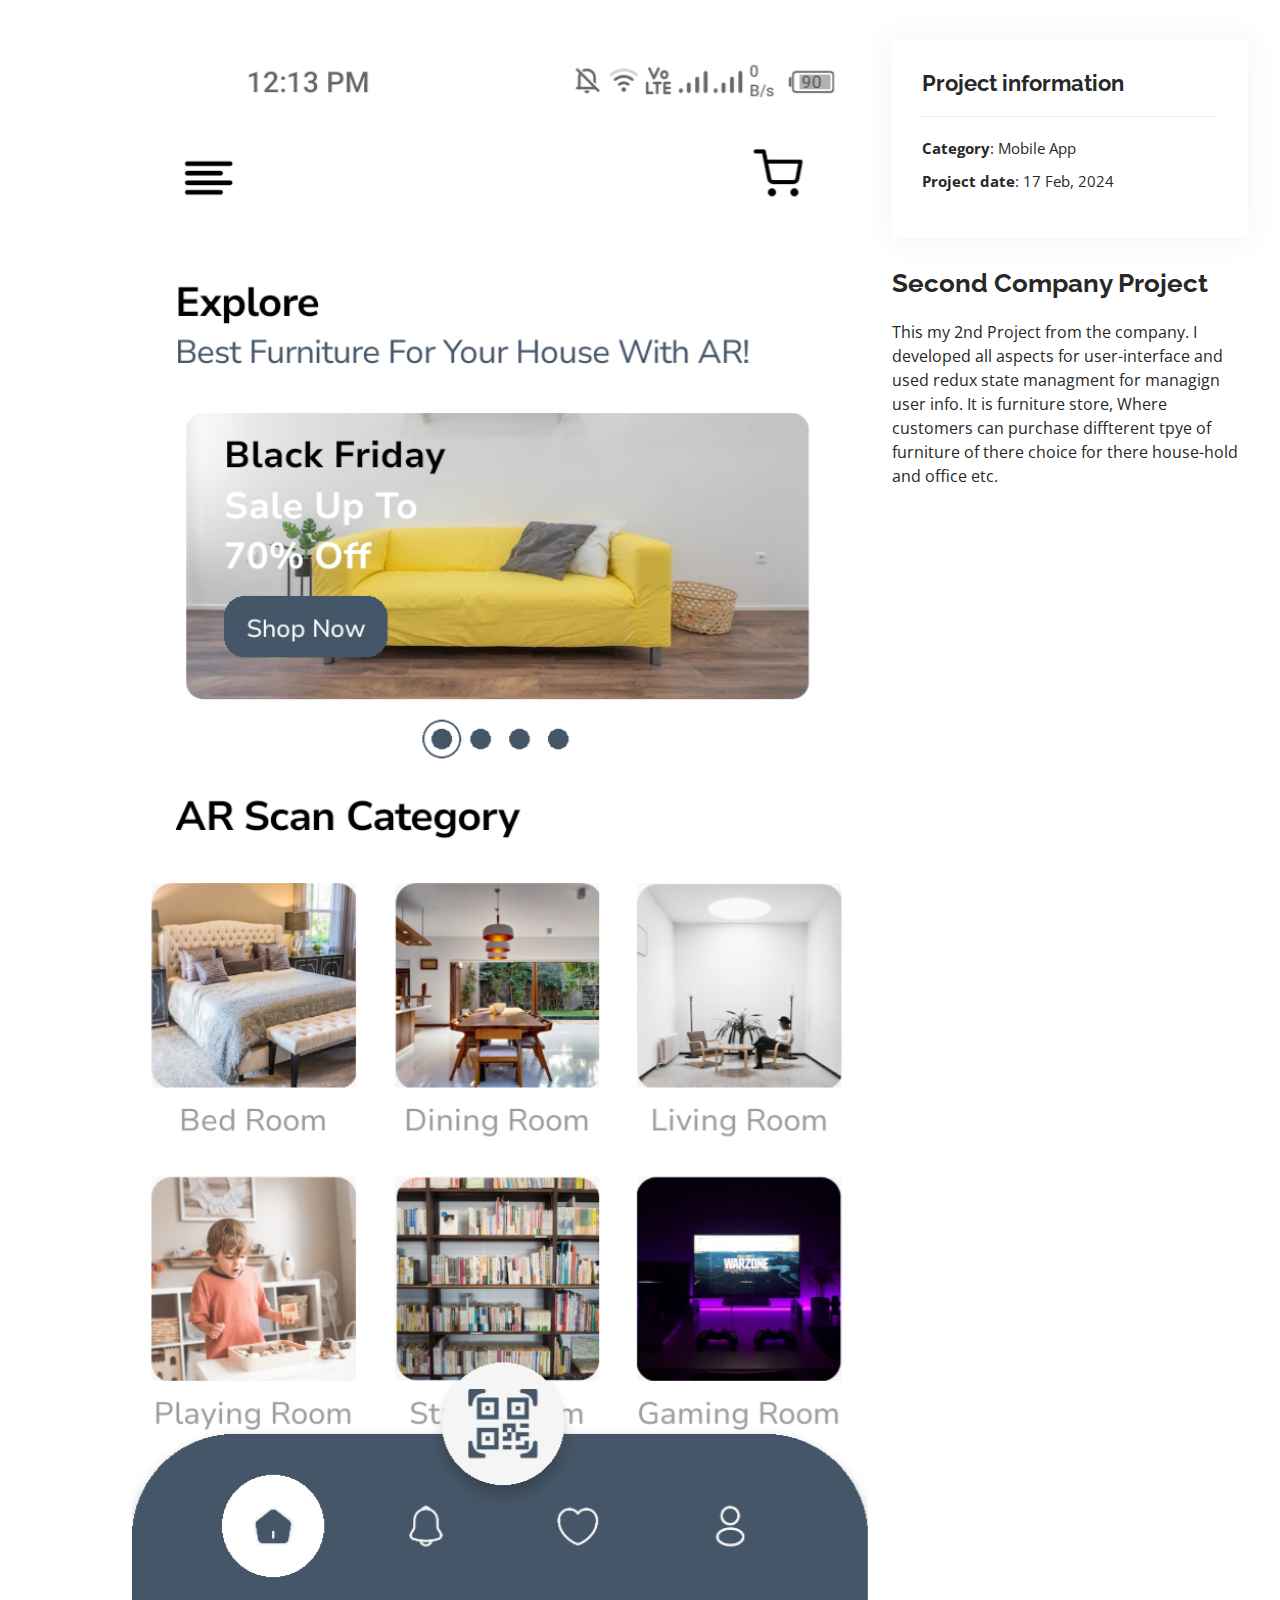
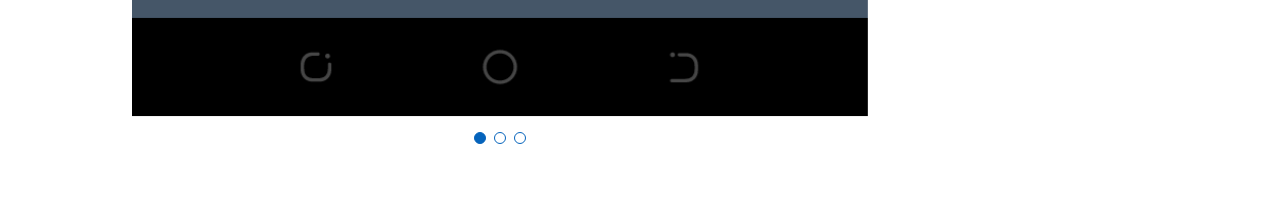
<file: portfolio-details2.html>
<!DOCTYPE html>
<html lang="en">
  <head>
    <meta charset="utf-8" />
    <meta content="width=device-width, initial-scale=1.0" name="viewport" />

    <title>Portfolio Details - Personal Bootstrap Template</title>
    <meta content="" name="description" />
    <meta content="" name="keywords" />

    <!-- Favicons -->
    <link href="assets/img/favicon.png" rel="icon" />
    <link href="assets/img/apple-touch-icon.png" rel="apple-touch-icon" />

    <!-- Google Fonts -->
    <link
      href="https://fonts.googleapis.com/css?family=Open+Sans:300,300i,400,400i,600,600i,700,700i|Raleway:300,300i,400,400i,500,500i,600,600i,700,700i|Poppins:300,300i,400,400i,500,500i,600,600i,700,700i"
      rel="stylesheet" />

    <!-- Vendor CSS Files -->
    <link href="assets/vendor/aos/aos.css" rel="stylesheet" />
    <link
      href="assets/vendor/bootstrap/css/bootstrap.min.css"
      rel="stylesheet" />
    <link
      href="assets/vendor/bootstrap-icons/bootstrap-icons.css"
      rel="stylesheet" />
    <link href="assets/vendor/boxicons/css/boxicons.min.css" rel="stylesheet" />
    <link
      href="assets/vendor/glightbox/css/glightbox.min.css"
      rel="stylesheet" />
    <link href="assets/vendor/swiper/swiper-bundle.min.css" rel="stylesheet" />

    <!-- Template Main CSS File -->
    <link href="assets/css/style.css" rel="stylesheet" />
  </head>

  <body>
    <main id="main">
      <!-- ======= Portfolio Details Section ======= -->
      <section id="portfolio-details" class="portfolio-details">
        <div class="container">
          <div class="row gy-4">
            <div class="col-lg-8">
              <div class="portfolio-details-slider swiper">
                <div class="swiper-wrapper align-items-center">
                  <div class="swiper-slide">
                    <img
                      src="assets/img/portfolio/portfolio-details-3.png"
                      alt="" />
                  </div>

                  <div class="swiper-slide">
                    <img
                      src="assets/img/portfolio/portfolio-details-4.png"
                      alt="" />
                  </div>

                  <div class="swiper-slide">
                    <img
                      src="assets/img/portfolio/portfolio-details-5.png"
                      alt="" />
                  </div>
                </div>
                <div class="swiper-pagination"></div>
              </div>
            </div>

            <div class="col-lg-4">
              <div class="portfolio-info">
                <h3>Project information</h3>
                <ul>
                  <li><strong>Category</strong>: Mobile App</li>
                  <!-- <li><strong>Client</strong>: ASU Company</li> -->
                  <li><strong>Project date</strong>: 17 Feb, 2024</li>
                  <!-- <li>
                    <strong>Project URL</strong>:
                    <a href="#">www.example.com</a>
                  </li> -->
                </ul>
              </div>
              <div class="portfolio-description">
                <h2>Second Company Project</h2>
                <p>
                  This my 2nd Project from the company. I developed all aspects
                  for user-interface and used redux state managment for managign
                  user info. It is furniture store, Where customers can purchase
                  diffterent tpye of furniture of there choice for there
                  house-hold and office etc.
                </p>
              </div>
            </div>
          </div>
        </div>
      </section>
      <!-- End Portfolio Details Section -->
    </main>
    <!-- End #main -->

    <div id="preloader"></div>
    <a
      href="#"
      class="back-to-top d-flex align-items-center justify-content-center"
      ><i class="bi bi-arrow-up-short"></i
    ></a>

    <!-- Vendor JS Files -->
    <script src="assets/vendor/purecounter/purecounter_vanilla.js"></script>
    <script src="assets/vendor/aos/aos.js"></script>
    <script src="assets/vendor/bootstrap/js/bootstrap.bundle.min.js"></script>
    <script src="assets/vendor/glightbox/js/glightbox.min.js"></script>
    <script src="assets/vendor/isotope-layout/isotope.pkgd.min.js"></script>
    <script src="assets/vendor/swiper/swiper-bundle.min.js"></script>
    <script src="assets/vendor/typed.js/typed.umd.js"></script>
    <script src="assets/vendor/waypoints/noframework.waypoints.js"></script>
    <script src="assets/vendor/php-email-form/validate.js"></script>

    <!-- Template Main JS File -->
    <script src="assets/js/main.js"></script>
  </body>
</html>
</file>
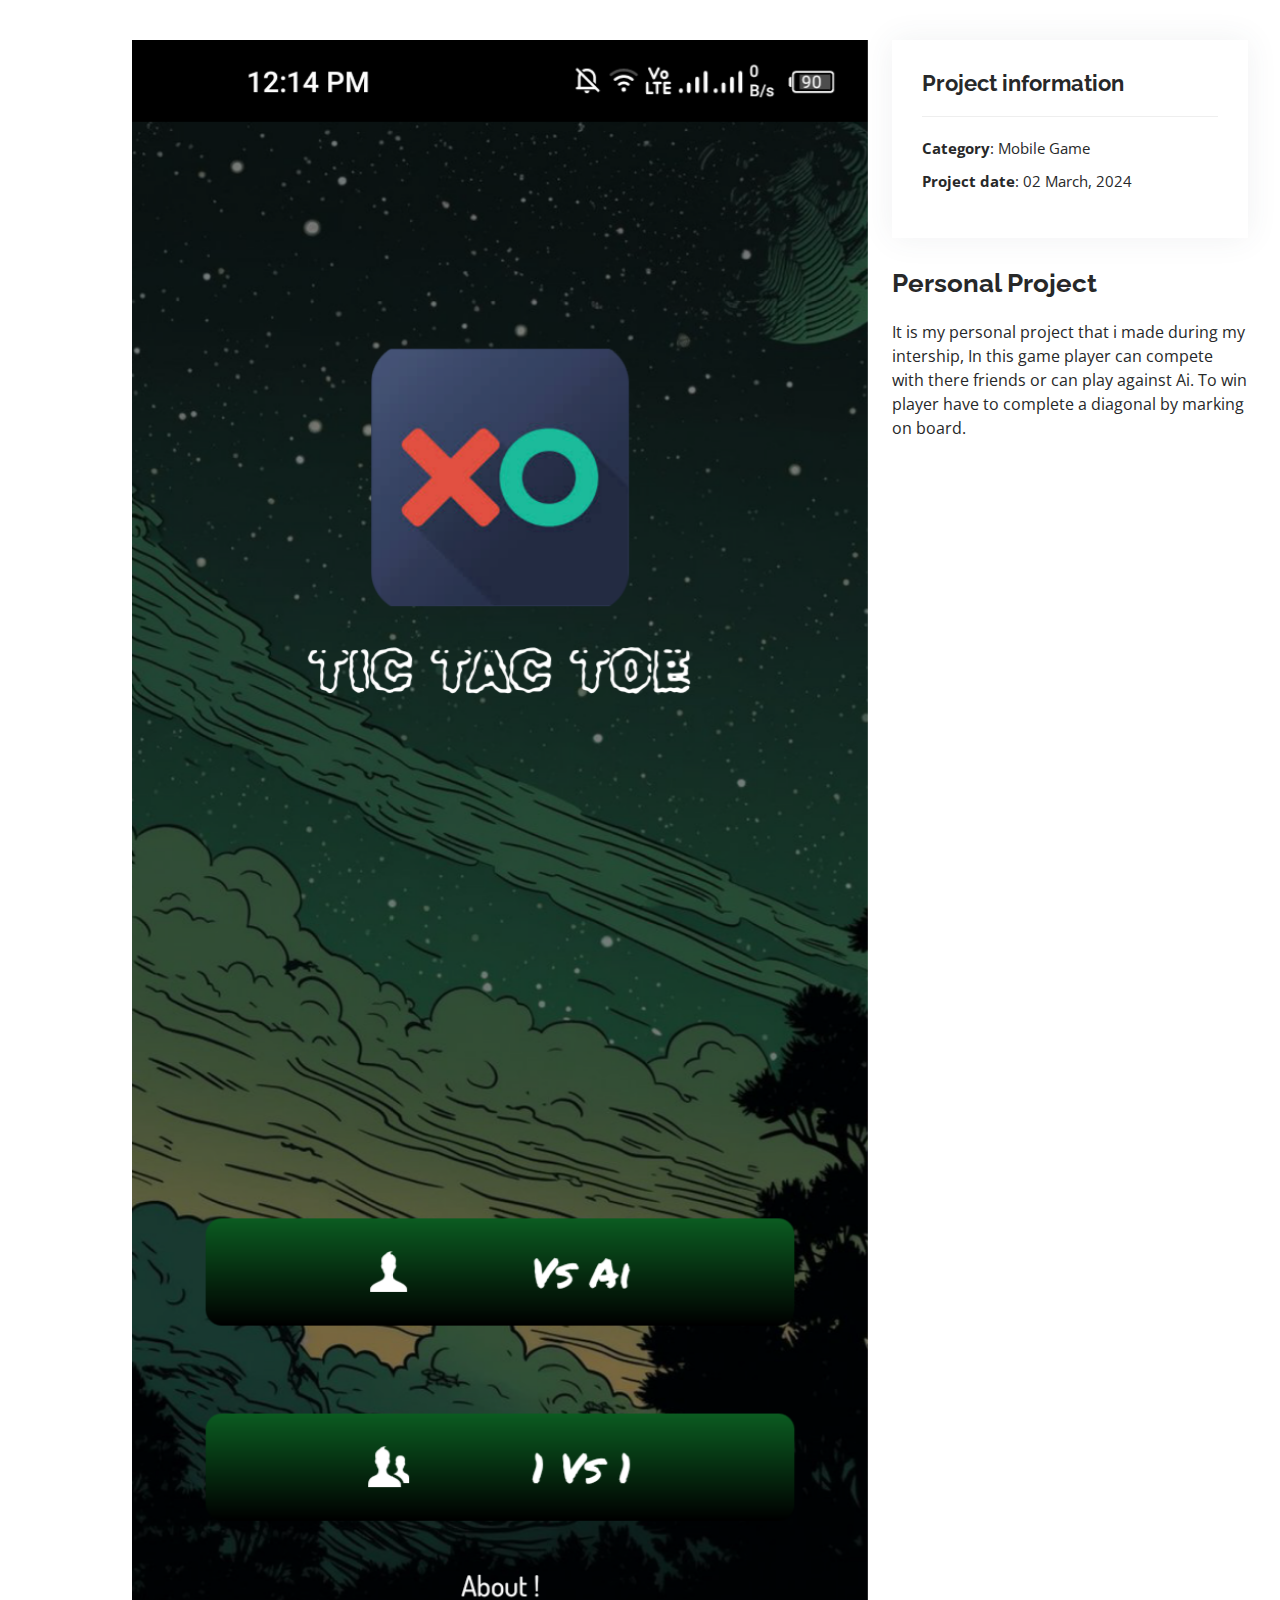
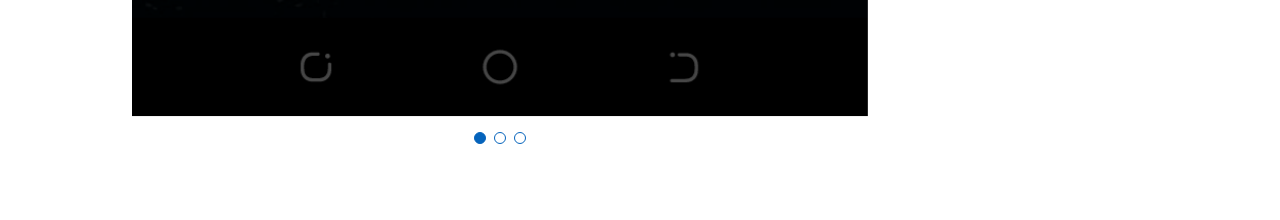
<file: portfolio-details3.html>
<!DOCTYPE html>
<html lang="en">
  <head>
    <meta charset="utf-8" />
    <meta content="width=device-width, initial-scale=1.0" name="viewport" />

    <title>Portfolio Details - Personal Bootstrap Template</title>
    <meta content="" name="description" />
    <meta content="" name="keywords" />

    <!-- Favicons -->
    <link href="assets/img/favicon.png" rel="icon" />
    <link href="assets/img/apple-touch-icon.png" rel="apple-touch-icon" />

    <!-- Google Fonts -->
    <link
      href="https://fonts.googleapis.com/css?family=Open+Sans:300,300i,400,400i,600,600i,700,700i|Raleway:300,300i,400,400i,500,500i,600,600i,700,700i|Poppins:300,300i,400,400i,500,500i,600,600i,700,700i"
      rel="stylesheet" />

    <!-- Vendor CSS Files -->
    <link href="assets/vendor/aos/aos.css" rel="stylesheet" />
    <link
      href="assets/vendor/bootstrap/css/bootstrap.min.css"
      rel="stylesheet" />
    <link
      href="assets/vendor/bootstrap-icons/bootstrap-icons.css"
      rel="stylesheet" />
    <link href="assets/vendor/boxicons/css/boxicons.min.css" rel="stylesheet" />
    <link
      href="assets/vendor/glightbox/css/glightbox.min.css"
      rel="stylesheet" />
    <link href="assets/vendor/swiper/swiper-bundle.min.css" rel="stylesheet" />

    <!-- Template Main CSS File -->
    <link href="assets/css/style.css" rel="stylesheet" />
  </head>

  <body>
    <main id="main">
      <!-- ======= Portfolio Details Section ======= -->
      <section id="portfolio-details" class="portfolio-details">
        <div class="container">
          <div class="row gy-4">
            <div class="col-lg-8">
              <div class="portfolio-details-slider swiper">
                <div class="swiper-wrapper align-items-center">
                  <div class="swiper-slide">
                    <img src="assets/img/portfolio/portfolio-3.png" alt="" />
                  </div>

                  <div class="swiper-slide">
                    <img
                      src="assets/img/portfolio/portfolio-details-6.png"
                      alt="" />
                  </div>

                  <div class="swiper-slide">
                    <img
                      src="assets/img/portfolio/portfolio-details-7.png"
                      alt="" />
                  </div>
                </div>
                <div class="swiper-pagination"></div>
              </div>
            </div>

            <div class="col-lg-4">
              <div class="portfolio-info">
                <h3>Project information</h3>
                <ul>
                  <li><strong>Category</strong>: Mobile Game</li>
                  <!-- <li><strong>Client</strong>: ASU Company</li> -->
                  <li><strong>Project date</strong>: 02 March, 2024</li>
                  <!-- <li>
                    <strong>Project URL</strong>:
                    <a href="#">www.example.com</a>
                  </li> -->
                </ul>
              </div>
              <div class="portfolio-description">
                <h2>Personal Project</h2>
                <p>
                  It is my personal project that i made during my intership, In
                  this game player can compete with there friends or can play
                  against Ai. To win player have to complete a diagonal by
                  marking on board.
                </p>
              </div>
            </div>
          </div>
        </div>
      </section>
      <!-- End Portfolio Details Section -->
    </main>
    <!-- End #main -->

    <div id="preloader"></div>
    <a
      href="#"
      class="back-to-top d-flex align-items-center justify-content-center"
      ><i class="bi bi-arrow-up-short"></i
    ></a>

    <!-- Vendor JS Files -->
    <script src="assets/vendor/purecounter/purecounter_vanilla.js"></script>
    <script src="assets/vendor/aos/aos.js"></script>
    <script src="assets/vendor/bootstrap/js/bootstrap.bundle.min.js"></script>
    <script src="assets/vendor/glightbox/js/glightbox.min.js"></script>
    <script src="assets/vendor/isotope-layout/isotope.pkgd.min.js"></script>
    <script src="assets/vendor/swiper/swiper-bundle.min.js"></script>
    <script src="assets/vendor/typed.js/typed.umd.js"></script>
    <script src="assets/vendor/waypoints/noframework.waypoints.js"></script>
    <script src="assets/vendor/php-email-form/validate.js"></script>

    <!-- Template Main JS File -->
    <script src="assets/js/main.js"></script>
  </body>
</html>
</file>
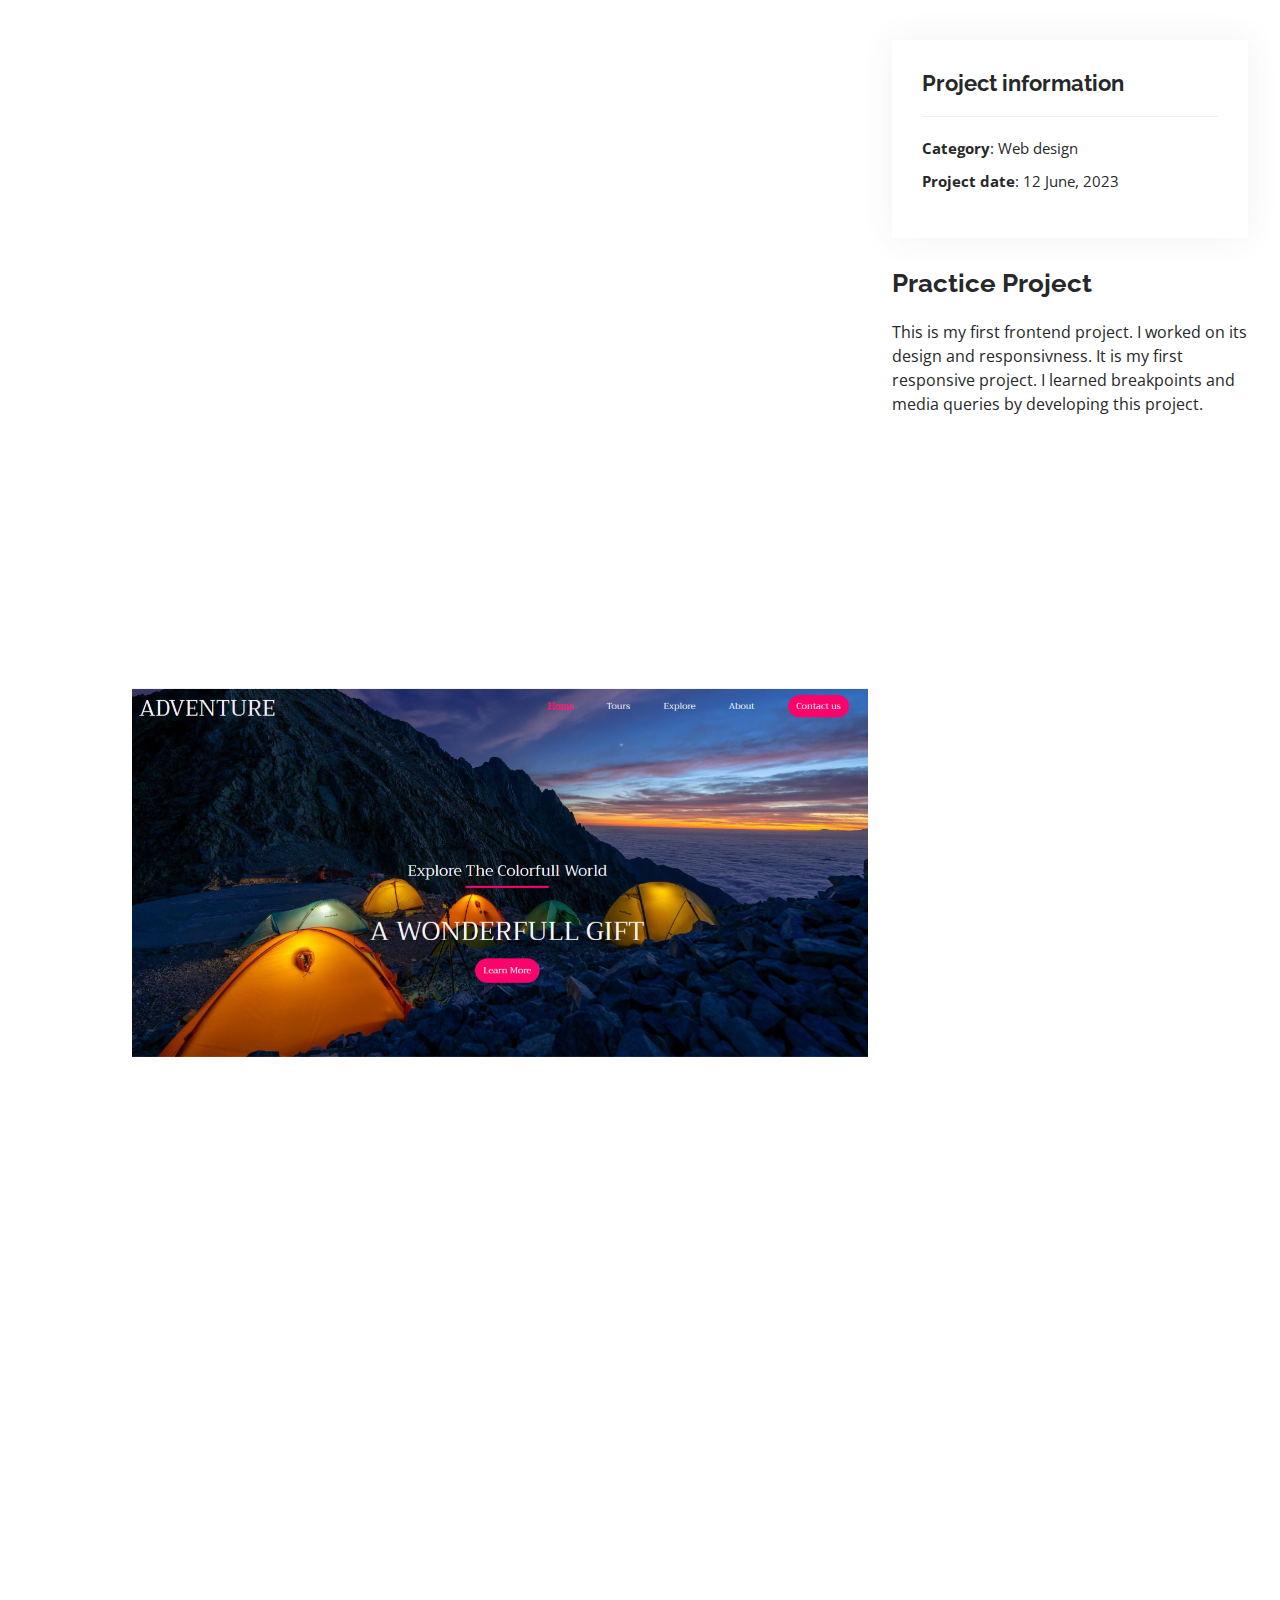
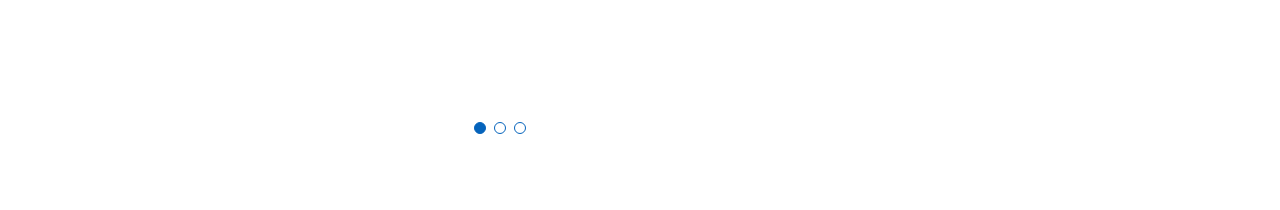
<file: portfolio-details4.html>
<!DOCTYPE html>
<html lang="en">
  <head>
    <meta charset="utf-8" />
    <meta content="width=device-width, initial-scale=1.0" name="viewport" />

    <title>Portfolio Details - Personal Bootstrap Template</title>
    <meta content="" name="description" />
    <meta content="" name="keywords" />

    <!-- Favicons -->
    <link href="assets/img/favicon.png" rel="icon" />
    <link href="assets/img/apple-touch-icon.png" rel="apple-touch-icon" />

    <!-- Google Fonts -->
    <link
      href="https://fonts.googleapis.com/css?family=Open+Sans:300,300i,400,400i,600,600i,700,700i|Raleway:300,300i,400,400i,500,500i,600,600i,700,700i|Poppins:300,300i,400,400i,500,500i,600,600i,700,700i"
      rel="stylesheet" />

    <!-- Vendor CSS Files -->
    <link href="assets/vendor/aos/aos.css" rel="stylesheet" />
    <link
      href="assets/vendor/bootstrap/css/bootstrap.min.css"
      rel="stylesheet" />
    <link
      href="assets/vendor/bootstrap-icons/bootstrap-icons.css"
      rel="stylesheet" />
    <link href="assets/vendor/boxicons/css/boxicons.min.css" rel="stylesheet" />
    <link
      href="assets/vendor/glightbox/css/glightbox.min.css"
      rel="stylesheet" />
    <link href="assets/vendor/swiper/swiper-bundle.min.css" rel="stylesheet" />

    <!-- Template Main CSS File -->
    <link href="assets/css/style.css" rel="stylesheet" />
  </head>

  <body>
    <main id="main">
      <!-- ======= Portfolio Details Section ======= -->
      <section id="portfolio-details" class="portfolio-details">
        <div class="container">
          <div class="row gy-4">
            <div class="col-lg-8">
              <div class="portfolio-details-slider swiper">
                <div class="swiper-wrapper align-items-center">
                  <div class="swiper-slide">
                    <img src="assets/img/portfolio/portfolio-5.png" alt="" />
                  </div>

                  <div class="swiper-slide">
                    <img
                      src="assets/img/portfolio/portfolio-details-9.png"
                      alt="" />
                  </div>

                  <div class="swiper-slide">
                    <img
                      src="assets/img/portfolio/portfolio-details-10.png"
                      alt="" />
                  </div>
                </div>
                <div class="swiper-pagination"></div>
              </div>
            </div>

            <div class="col-lg-4">
              <div class="portfolio-info">
                <h3>Project information</h3>
                <ul>
                  <li><strong>Category</strong>: Web design</li>
                  <!-- <li><strong>Client</strong>: ASU Company</li> -->
                  <li><strong>Project date</strong>: 12 June, 2023</li>
                  <!-- <li>
                    <strong>Project URL</strong>:
                    <a href="#">www.example.com</a>
                  </li> -->
                </ul>
              </div>
              <div class="portfolio-description">
                <h2>Practice Project</h2>
                <p>
                  This is my first frontend project. I worked on its design and
                  responsivness. It is my first responsive project. I learned
                  breakpoints and media queries by developing this project.
                </p>
              </div>
            </div>
          </div>
        </div>
      </section>
      <!-- End Portfolio Details Section -->
    </main>
    <!-- End #main -->

    <div id="preloader"></div>
    <a
      href="#"
      class="back-to-top d-flex align-items-center justify-content-center"
      ><i class="bi bi-arrow-up-short"></i
    ></a>

    <!-- Vendor JS Files -->
    <script src="assets/vendor/purecounter/purecounter_vanilla.js"></script>
    <script src="assets/vendor/aos/aos.js"></script>
    <script src="assets/vendor/bootstrap/js/bootstrap.bundle.min.js"></script>
    <script src="assets/vendor/glightbox/js/glightbox.min.js"></script>
    <script src="assets/vendor/isotope-layout/isotope.pkgd.min.js"></script>
    <script src="assets/vendor/swiper/swiper-bundle.min.js"></script>
    <script src="assets/vendor/typed.js/typed.umd.js"></script>
    <script src="assets/vendor/waypoints/noframework.waypoints.js"></script>
    <script src="assets/vendor/php-email-form/validate.js"></script>

    <!-- Template Main JS File -->
    <script src="assets/js/main.js"></script>
  </body>
</html>
</file>
<file: assets/css/style.css>
/*--------------------------------------------------------------
# General
--------------------------------------------------------------*/
body {
  font-family: "Open Sans", sans-serif;
  color: #272829;
}

a {
  color: #0563bb;
  text-decoration: none;
}

a:hover {
  color: #067ded;
  text-decoration: none;
}

h1,
h2,
h3,
h4,
h5,
h6 {
  font-family: "Raleway", sans-serif;
}

/*--------------------------------------------------------------
# Back to top button
--------------------------------------------------------------*/
.back-to-top {
  position: fixed;
  visibility: hidden;
  opacity: 0;
  right: 15px;
  bottom: 15px;
  z-index: 996;
  background: #0563bb;
  width: 40px;
  height: 40px;
  border-radius: 50px;
  transition: all 0.4s;
}

.back-to-top i {
  font-size: 28px;
  color: #fff;
  line-height: 0;
}

.back-to-top:hover {
  background: #067ded;
  color: #fff;
}

.back-to-top.active {
  visibility: visible;
  opacity: 1;
}

/*--------------------------------------------------------------
# Preloader
--------------------------------------------------------------*/
#preloader {
  position: fixed;
  top: 0;
  left: 0;
  right: 0;
  bottom: 0;
  z-index: 9999;
  overflow: hidden;
  background: #fff;
}

#preloader:before {
  content: "";
  position: fixed;
  top: calc(50% - 30px);
  left: calc(50% - 30px);
  border: 6px solid #0563bb;
  border-top-color: #fff;
  border-bottom-color: #fff;
  border-radius: 50%;
  width: 60px;
  height: 60px;
  animation: animate-preloader 1s linear infinite;
}

@keyframes animate-preloader {
  0% {
    transform: rotate(0deg);
  }

  100% {
    transform: rotate(360deg);
  }
}

/*--------------------------------------------------------------
# Disable aos animation delay on mobile devices
--------------------------------------------------------------*/
@media screen and (max-width: 768px) {
  [data-aos-delay] {
    transition-delay: 0 !important;
  }
}

/*--------------------------------------------------------------
# Header
--------------------------------------------------------------*/
#header {
  position: fixed;
  top: 0;
  left: 0;
  bottom: 0;
  z-index: 9997;
  transition: all 0.5s;
  padding: 15px;
  overflow-y: auto;
}

@media (max-width: 991px) {
  #header {
    width: 300px;
    background: #fff;
    border-right: 1px solid #e6e9ec;
    left: -300px;
  }
}

@media (min-width: 991px) {
  #main {
    margin-left: 100px;
  }
}

/*--------------------------------------------------------------
# Navigation Menu
--------------------------------------------------------------*/
/**
* Desktop Navigation 
*/
.nav-menu {
  padding: 0;
  display: block;
}

.nav-menu * {
  margin: 0;
  padding: 0;
  list-style: none;
}

.nav-menu > ul > li {
  position: relative;
  white-space: nowrap;
}

.nav-menu a,
.nav-menu a:focus {
  display: flex;
  align-items: center;
  color: #fff;
  padding: 10px 18px;
  margin-bottom: 8px;
  transition: 0.3s;
  font-size: 15px;
  border-radius: 50px;
  background: #0563bb;
  height: 56px;
  width: 100%;
  overflow: hidden;
  transition: 0.3s;
}

.nav-menu a i,
.nav-menu a:focus i {
  font-size: 20px;
}

.nav-menu a span,
.nav-menu a:focus span {
  padding: 0 5px 0 7px;
  color: #fff;
}

@media (min-width: 992px) {
  .nav-menu a,
  .nav-menu a:focus {
    width: 56px;
  }

  .nav-menu a span,
  .nav-menu a:focus span {
    display: none;
    color: #fff;
  }
}

.nav-menu a:hover,
.nav-menu .active,
.nav-menu .active:focus,
.nav-menu li:hover > a {
  color: #fff;
  background: #0678e3;
}

.nav-menu a:hover span,
.nav-menu .active span,
.nav-menu .active:focus span,
.nav-menu li:hover > a span {
  color: #fff;
}

.nav-menu a:hover,
.nav-menu li:hover > a {
  width: 100%;
  color: #fff;
}

.nav-menu a:hover span,
.nav-menu li:hover > a span {
  display: block;
}

/**
* Mobile Navigation 
*/
.mobile-nav-toggle {
  position: fixed;
  right: 10px;
  top: 10px;
  z-index: 9998;
  border: 0;
  background: none;
  font-size: 28px;
  transition: all 0.4s;
  outline: none !important;
  line-height: 0;
  cursor: pointer;
  border-radius: 50px;
  padding: 5px;
}

.mobile-nav-toggle i {
  color: whitesmoke;
}

.mobile-nav-active {
  overflow: hidden;
}

.mobile-nav-active #header {
  left: 0;
}

.mobile-nav-active .mobile-nav-toggle {
  color: #fff;
  background-color: #0563bb;
}

/*--------------------------------------------------------------
# Hero Section
--------------------------------------------------------------*/
#hero {
  width: 100%;
  height: 100vh;
  background: url("../img/hero-bg.jpg") top right no-repeat;
  background-size: cover;
  position: relative;
}

@media (min-width: 992px) {
  #hero {
    padding-left: 160px;
  }
}

#hero:before {
  content: "";
  background: rgba(255, 255, 255, 0.534);
  position: absolute;
  bottom: 0;
  top: 0;
  left: 0;
  right: 0;
}

#hero h1 {
  margin: 0;
  font-size: 64px;
  font-weight: 700;
  line-height: 56px;
  color: #45505b;
}

#hero p {
  color: #45505b;
  margin: 15px 0 0 0;
  font-size: 26px;
  font-family: "Poppins", sans-serif;
}

#hero p span {
  color: #0563bb;
  letter-spacing: 1px;
}

#hero .social-links {
  margin-top: 30px;
}

#hero .social-links a {
  font-size: 24px;
  display: inline-block;
  color: #0563bb;
  line-height: 1;
  margin-right: 20px;
  transition: 0.3s;
}

#hero .social-links a:hover {
  color: #067ded;
}

@media (max-width: 992px) {
  #hero {
    text-align: center;
  }

  #hero h1 {
    font-size: 32px;
    line-height: 36px;
  }

  #hero p {
    margin-top: 10px;
    font-size: 20px;
    line-height: 24px;
  }
}

/*--------------------------------------------------------------
# Sections General
--------------------------------------------------------------*/
section {
  padding: 60px 0;
  overflow: hidden;
}

.section-title {
  text-align: center;
  padding-bottom: 30px;
}

.section-title h2 {
  font-size: 32px;
  font-weight: bold;
  text-transform: uppercase;
  margin-bottom: 20px;
  padding-bottom: 20px;
  position: relative;
  color: #45505b;
}

.section-title h2::before {
  content: "";
  position: absolute;
  display: block;
  width: 120px;
  height: 1px;
  background: #999;
  bottom: 1px;
  left: calc(50% - 60px);
}

.section-title h2::after {
  content: "";
  position: absolute;
  display: block;
  width: 40px;
  height: 3px;
  background: #0563bb;
  bottom: 0;
  left: calc(50% - 20px);
}

.section-title p {
  margin-bottom: 0;
}

/*--------------------------------------------------------------
# About
--------------------------------------------------------------*/
.about .content h3 {
  font-weight: 700;
  font-size: 26px;
  color: #728394;
}

.about .content ul {
  list-style: none;
  padding: 0;
}

.about .content ul li {
  margin-bottom: 20px;
  display: flex;
  align-items: center;
}

.about .content ul strong {
  margin-right: 10px;
}

.about .content ul i {
  font-size: 16px;
  margin-right: 5px;
  color: #0563bb;
  line-height: 0;
}

.about .content p:last-child {
  margin-bottom: 0;
}

/*--------------------------------------------------------------
# Facts
--------------------------------------------------------------*/
.facts .count-box {
  padding: 30px 30px 25px 30px;
  margin-top: 30px;
  width: 100%;
  position: relative;
  text-align: center;
  background: #fff;
}

.facts .count-box i {
  position: absolute;
  top: -25px;
  left: 50%;
  transform: translateX(-50%);
  font-size: 24px;
  background: #0563bb;
  color: #fff;
  border-radius: 50px;
  display: inline-flex;
  align-items: center;
  justify-content: center;
  width: 48px;
  height: 48px;
}

.facts .count-box span {
  font-size: 36px;
  display: block;
  font-weight: 600;
  color: #011426;
}

.facts .count-box p {
  padding: 0;
  margin: 0;
  font-family: "Raleway", sans-serif;
  font-size: 14px;
}

/*--------------------------------------------------------------
# Akills
--------------------------------------------------------------*/
.skills .progress {
  height: 60px;
  display: block;
  background: none;
  border-radius: 0;
}

.skills .progress .skill {
  padding: 10px 0;
  margin: 0;
  text-transform: uppercase;
  display: block;
  font-weight: 600;
  font-family: "Poppins", sans-serif;
  color: #45505b;
}

.skills .progress .skill .val {
  float: right;
  font-style: normal;
}

.skills .progress-bar-wrap {
  background: #f2f3f5;
}

.skills .progress-bar {
  width: 1px;
  height: 10px;
  transition: 0.9s;
  background-color: #0563bb;
}

/*--------------------------------------------------------------
# Resume
--------------------------------------------------------------*/
.resume .resume-title {
  font-size: 26px;
  font-weight: 700;
  margin-top: 20px;
  margin-bottom: 20px;
  color: #45505b;
}

.resume .resume-item {
  padding: 0 0 20px 20px;
  margin-top: -2px;
  border-left: 2px solid #0563bb;
  position: relative;
}

.resume .resume-item h4 {
  line-height: 18px;
  font-size: 18px;
  font-weight: 600;
  text-transform: uppercase;
  font-family: "Poppins", sans-serif;
  color: #0563bb;
  margin-bottom: 10px;
}

.resume .resume-item h5 {
  font-size: 16px;
  background: #f7f8f9;
  padding: 5px 15px;
  display: inline-block;
  font-weight: 600;
  margin-bottom: 10px;
}

.resume .resume-item ul {
  padding-left: 20px;
}

.resume .resume-item ul li {
  padding-bottom: 10px;
}

.resume .resume-item:last-child {
  padding-bottom: 0;
}

.resume .resume-item::before {
  content: "";
  position: absolute;
  width: 16px;
  height: 16px;
  border-radius: 50px;
  left: -9px;
  top: 0;
  background: #fff;
  border: 2px solid #0563bb;
}

/*--------------------------------------------------------------
# Portfolio
--------------------------------------------------------------*/
.portfolio .portfolio-item {
  margin-bottom: 30px;
}

.portfolio #portfolio-flters {
  padding: 0;
  margin: 0 auto 25px auto;
  list-style: none;
  text-align: center;
  background: #fff;
  border-radius: 50px;
  padding: 2px 15px;
}

.portfolio #portfolio-flters li {
  cursor: pointer;
  display: inline-block;
  padding: 10px 15px;
  font-size: 14px;
  font-weight: 600;
  line-height: 1;
  text-transform: uppercase;
  color: #272829;
  margin-bottom: 5px;
  transition: all 0.3s ease-in-out;
}

.portfolio #portfolio-flters li:hover,
.portfolio #portfolio-flters li.filter-active {
  color: #0563bb;
}

.portfolio #portfolio-flters li:last-child {
  margin-right: 0;
}

.portfolio .portfolio-wrap {
  transition: 0.3s;
  position: relative;
  overflow: hidden;
  z-index: 1;
  background: rgba(69, 80, 91, 0.8);
}

.portfolio .portfolio-wrap::before {
  content: "";
  background: rgba(255, 255, 255, 0.7);
  position: absolute;
  left: 30px;
  right: 30px;
  top: 30px;
  bottom: 30px;
  transition: all ease-in-out 0.3s;
  z-index: 2;
  opacity: 0;
}

.portfolio .portfolio-wrap .portfolio-info {
  opacity: 0;
  position: absolute;
  top: 0;
  left: 0;
  right: 0;
  bottom: 0;
  text-align: center;
  z-index: 3;
  transition: all ease-in-out 0.3s;
  display: flex;
  flex-direction: column;
  justify-content: center;
  align-items: center;
}

.portfolio .portfolio-wrap .portfolio-info::before {
  display: block;
  content: "";
  width: 48px;
  height: 48px;
  position: absolute;
  top: 35px;
  left: 35px;
  border-top: 3px solid #d7dce1;
  border-left: 3px solid #d7dce1;
  transition: all 0.5s ease 0s;
  z-index: 9994;
}

.portfolio .portfolio-wrap .portfolio-info::after {
  display: block;
  content: "";
  width: 48px;
  height: 48px;
  position: absolute;
  bottom: 35px;
  right: 35px;
  border-bottom: 3px solid #d7dce1;
  border-right: 3px solid #d7dce1;
  transition: all 0.5s ease 0s;
  z-index: 9994;
}

.portfolio .portfolio-wrap .portfolio-info h4 {
  font-size: 20px;
  color: #45505b;
  font-weight: 600;
}

.portfolio .portfolio-wrap .portfolio-info p {
  color: #45505b;
  font-size: 14px;
  text-transform: uppercase;
  padding: 0;
  margin: 0;
}

.portfolio .portfolio-wrap .portfolio-links {
  text-align: center;
  z-index: 4;
}

.portfolio .portfolio-wrap .portfolio-links a {
  color: #45505b;
  margin: 0 2px;
  font-size: 28px;
  display: inline-block;
  transition: 0.3s;
}

.portfolio .portfolio-wrap .portfolio-links a:hover {
  color: #148af9;
}

.portfolio .portfolio-wrap:hover::before {
  top: 0;
  left: 0;
  right: 0;
  bottom: 0;
  opacity: 1;
}

.portfolio .portfolio-wrap:hover .portfolio-info {
  opacity: 1;
}

.portfolio .portfolio-wrap:hover .portfolio-info::before {
  top: 15px;
  left: 15px;
}

.portfolio .portfolio-wrap:hover .portfolio-info::after {
  bottom: 15px;
  right: 15px;
}

/*--------------------------------------------------------------
# Portfolio Details
--------------------------------------------------------------*/
.portfolio-details {
  padding-top: 40px;
}

.portfolio-details .portfolio-details-slider img {
  width: 100%;
}

.portfolio-details .portfolio-details-slider .swiper-pagination {
  margin-top: 20px;
  position: relative;
}

.portfolio-details
  .portfolio-details-slider
  .swiper-pagination
  .swiper-pagination-bullet {
  width: 12px;
  height: 12px;
  background-color: #fff;
  opacity: 1;
  border: 1px solid #0563bb;
}

.portfolio-details
  .portfolio-details-slider
  .swiper-pagination
  .swiper-pagination-bullet-active {
  background-color: #0563bb;
}

.portfolio-details .portfolio-info {
  padding: 30px;
  box-shadow: 0px 0 30px rgba(69, 80, 91, 0.08);
}

.portfolio-details .portfolio-info h3 {
  font-size: 22px;
  font-weight: 700;
  margin-bottom: 20px;
  padding-bottom: 20px;
  border-bottom: 1px solid #eee;
}

.portfolio-details .portfolio-info ul {
  list-style: none;
  padding: 0;
  font-size: 15px;
}

.portfolio-details .portfolio-info ul li + li {
  margin-top: 10px;
}

.portfolio-details .portfolio-description {
  padding-top: 30px;
}

.portfolio-details .portfolio-description h2 {
  font-size: 26px;
  font-weight: 700;
  margin-bottom: 20px;
}

.portfolio-details .portfolio-description p {
  padding: 0;
}

/*--------------------------------------------------------------
# Services
--------------------------------------------------------------*/
.services .icon-box {
  text-align: center;
  padding: 70px 20px 80px 20px;
  transition: all ease-in-out 0.3s;
  background: #fff;
  box-shadow: 0px 5px 90px 0px rgba(110, 123, 131, 0.05);
}

.services .icon-box .icon {
  margin: 0 auto;
  width: 100px;
  height: 100px;
  display: flex;
  align-items: center;
  justify-content: center;
  transition: ease-in-out 0.3s;
  position: relative;
}

.services .icon-box .icon i {
  font-size: 36px;
  transition: 0.5s;
  position: relative;
}

.services .icon-box .icon svg {
  position: absolute;
  top: 0;
  left: 0;
}

.services .icon-box .icon svg path {
  transition: 0.5s;
  fill: #f5f5f5;
}

.services .icon-box h4 {
  font-weight: 600;
  margin: 10px 0 15px 0;
  font-size: 22px;
}

.services .icon-box h4 a {
  color: #45505b;
  transition: ease-in-out 0.3s;
}

.services .icon-box p {
  line-height: 24px;
  font-size: 14px;
  margin-bottom: 0;
}

.services .icon-box:hover {
  border-color: #fff;
  box-shadow: 0px 0 35px 0 rgba(0, 0, 0, 0.08);
}

.services .iconbox-blue i {
  color: #47aeff;
}

.services .iconbox-blue:hover .icon i {
  color: #fff;
}

.services .iconbox-blue:hover .icon path {
  fill: #47aeff;
}

.services .iconbox-orange i {
  color: #ffa76e;
}

.services .iconbox-orange:hover .icon i {
  color: #fff;
}

.services .iconbox-orange:hover .icon path {
  fill: #ffa76e;
}

.services .iconbox-pink i {
  color: #e80368;
}

.services .iconbox-pink:hover .icon i {
  color: #fff;
}

.services .iconbox-pink:hover .icon path {
  fill: #e80368;
}

.services .iconbox-yellow i {
  color: #ffbb2c;
}

.services .iconbox-yellow:hover .icon i {
  color: #fff;
}

.services .iconbox-yellow:hover .icon path {
  fill: #ffbb2c;
}

.services .iconbox-red i {
  color: #ff5828;
}

.services .iconbox-red:hover .icon i {
  color: #fff;
}

.services .iconbox-red:hover .icon path {
  fill: #ff5828;
}

.services .iconbox-teal i {
  color: #11dbcf;
}

.services .iconbox-teal:hover .icon i {
  color: #fff;
}

.services .iconbox-teal:hover .icon path {
  fill: #11dbcf;
}

/*--------------------------------------------------------------
# Testimonials
--------------------------------------------------------------*/
.testimonials .section-header {
  margin-bottom: 40px;
}

.testimonials .testimonials-carousel,
.testimonials .testimonials-slider {
  overflow: hidden;
}

.testimonials .testimonial-item {
  text-align: center;
}

.testimonials .testimonial-item .testimonial-img {
  width: 120px;
  border-radius: 50%;
  border: 4px solid #fff;
  margin: 0 auto;
}

.testimonials .testimonial-item h3 {
  font-size: 20px;
  font-weight: bold;
  margin: 10px 0 5px 0;
  color: #111;
}

.testimonials .testimonial-item h4 {
  font-size: 14px;
  color: #999;
  margin: 0 0 15px 0;
}

.testimonials .testimonial-item .quote-icon-left,
.testimonials .testimonial-item .quote-icon-right {
  color: #90c8fc;
  font-size: 26px;
}

.testimonials .testimonial-item .quote-icon-left {
  display: inline-block;
  left: -5px;
  position: relative;
}

.testimonials .testimonial-item .quote-icon-right {
  display: inline-block;
  right: -5px;
  position: relative;
  top: 10px;
}

.testimonials .testimonial-item p {
  font-style: italic;
  margin: 0 auto 15px auto;
}

.testimonials .swiper-pagination {
  margin-top: 20px;
  position: relative;
}

.testimonials .swiper-pagination .swiper-pagination-bullet {
  width: 12px;
  height: 12px;
  background-color: #fff;
  opacity: 1;
  border: 1px solid #0563bb;
}

.testimonials .swiper-pagination .swiper-pagination-bullet-active {
  background-color: #0563bb;
}

@media (min-width: 992px) {
  .testimonials .testimonial-item p {
    width: 80%;
  }
}

/*--------------------------------------------------------------
# Contact
--------------------------------------------------------------*/
.contact .info {
  width: 100%;
  background: #fff;
}

.contact .info i {
  font-size: 20px;
  color: #0563bb;
  float: left;
  width: 44px;
  height: 44px;
  background: #eef7ff;
  display: flex;
  justify-content: center;
  align-items: center;
  border-radius: 50px;
  transition: all 0.3s ease-in-out;
}

.contact .info h4 {
  padding: 0 0 0 60px;
  font-size: 22px;
  font-weight: 600;
  margin-bottom: 5px;
  color: #45505b;
}

.contact .info p {
  padding: 0 0 0 60px;
  margin-bottom: 0;
  font-size: 14px;
  color: #728394;
}

.contact .info .email,
.contact .info .phone {
  margin-top: 40px;
}

.contact .info .email:hover i,
.contact .info .address:hover i,
.contact .info .phone:hover i {
  background: #0563bb;
  color: #fff;
}

.contact .php-email-form {
  width: 100%;
  background: #fff;
}

.contact .php-email-form .form-group {
  padding-bottom: 8px;
}

.contact .php-email-form .error-message {
  display: none;
  color: #fff;
  background: #ed3c0d;
  text-align: left;
  padding: 15px;
  font-weight: 600;
}

.contact .php-email-form .error-message br + br {
  margin-top: 25px;
}

.contact .php-email-form .sent-message {
  display: none;
  color: #fff;
  background: #18d26e;
  text-align: center;
  padding: 15px;
  font-weight: 600;
}

.contact .php-email-form .loading {
  display: none;
  background: #fff;
  text-align: center;
  padding: 15px;
}

.contact .php-email-form .loading:before {
  content: "";
  display: inline-block;
  border-radius: 50%;
  width: 24px;
  height: 24px;
  margin: 0 10px -6px 0;
  border: 3px solid #18d26e;
  border-top-color: #eee;
  animation: animate-loading 1s linear infinite;
}

.contact .php-email-form input,
.contact .php-email-form textarea {
  border-radius: 4px;
  box-shadow: none;
  font-size: 14px;
}

.contact .php-email-form input[type="text"],
.contact .php-email-form input[type="email"] {
  height: 44px;
}

.contact .php-email-form textarea {
  padding: 10px 12px;
}

.contact .php-email-form button[type="submit"] {
  background: #0563bb;
  border: 0;
  padding: 10px 35px;
  color: #fff;
  transition: 0.4s;
  border-radius: 50px;
}

.contact .php-email-form button[type="submit"]:hover {
  background: #0678e3;
}

@keyframes animate-loading {
  0% {
    transform: rotate(0deg);
  }

  100% {
    transform: rotate(360deg);
  }
}

/*--------------------------------------------------------------
# Footer
--------------------------------------------------------------*/
#footer {
  background: #f7f8f9;
  color: #45505b;
  font-size: 14px;
  text-align: center;
  padding: 30px 0;
}

#footer h3 {
  font-size: 36px;
  font-weight: 700;
  position: relative;
  font-family: "Poppins", sans-serif;
  padding: 0;
  margin: 0 0 15px 0;
}

#footer p {
  font-size: 15;
  font-style: italic;
  padding: 0;
  margin: 0 0 40px 0;
}

#footer .social-links {
  margin: 0 0 40px 0;
}

#footer .social-links a {
  font-size: 18px;
  display: inline-block;
  background: #0563bb;
  color: #fff;
  line-height: 1;
  padding: 8px 0;
  margin-right: 4px;
  border-radius: 50%;
  text-align: center;
  width: 36px;
  height: 36px;
  transition: 0.3s;
}

#footer .social-links a:hover {
  background: #0678e3;
  color: #fff;
  text-decoration: none;
}

#footer .copyright {
  margin: 0 0 5px 0;
}

#footer .credits {
  font-size: 13px;
}
</file>
